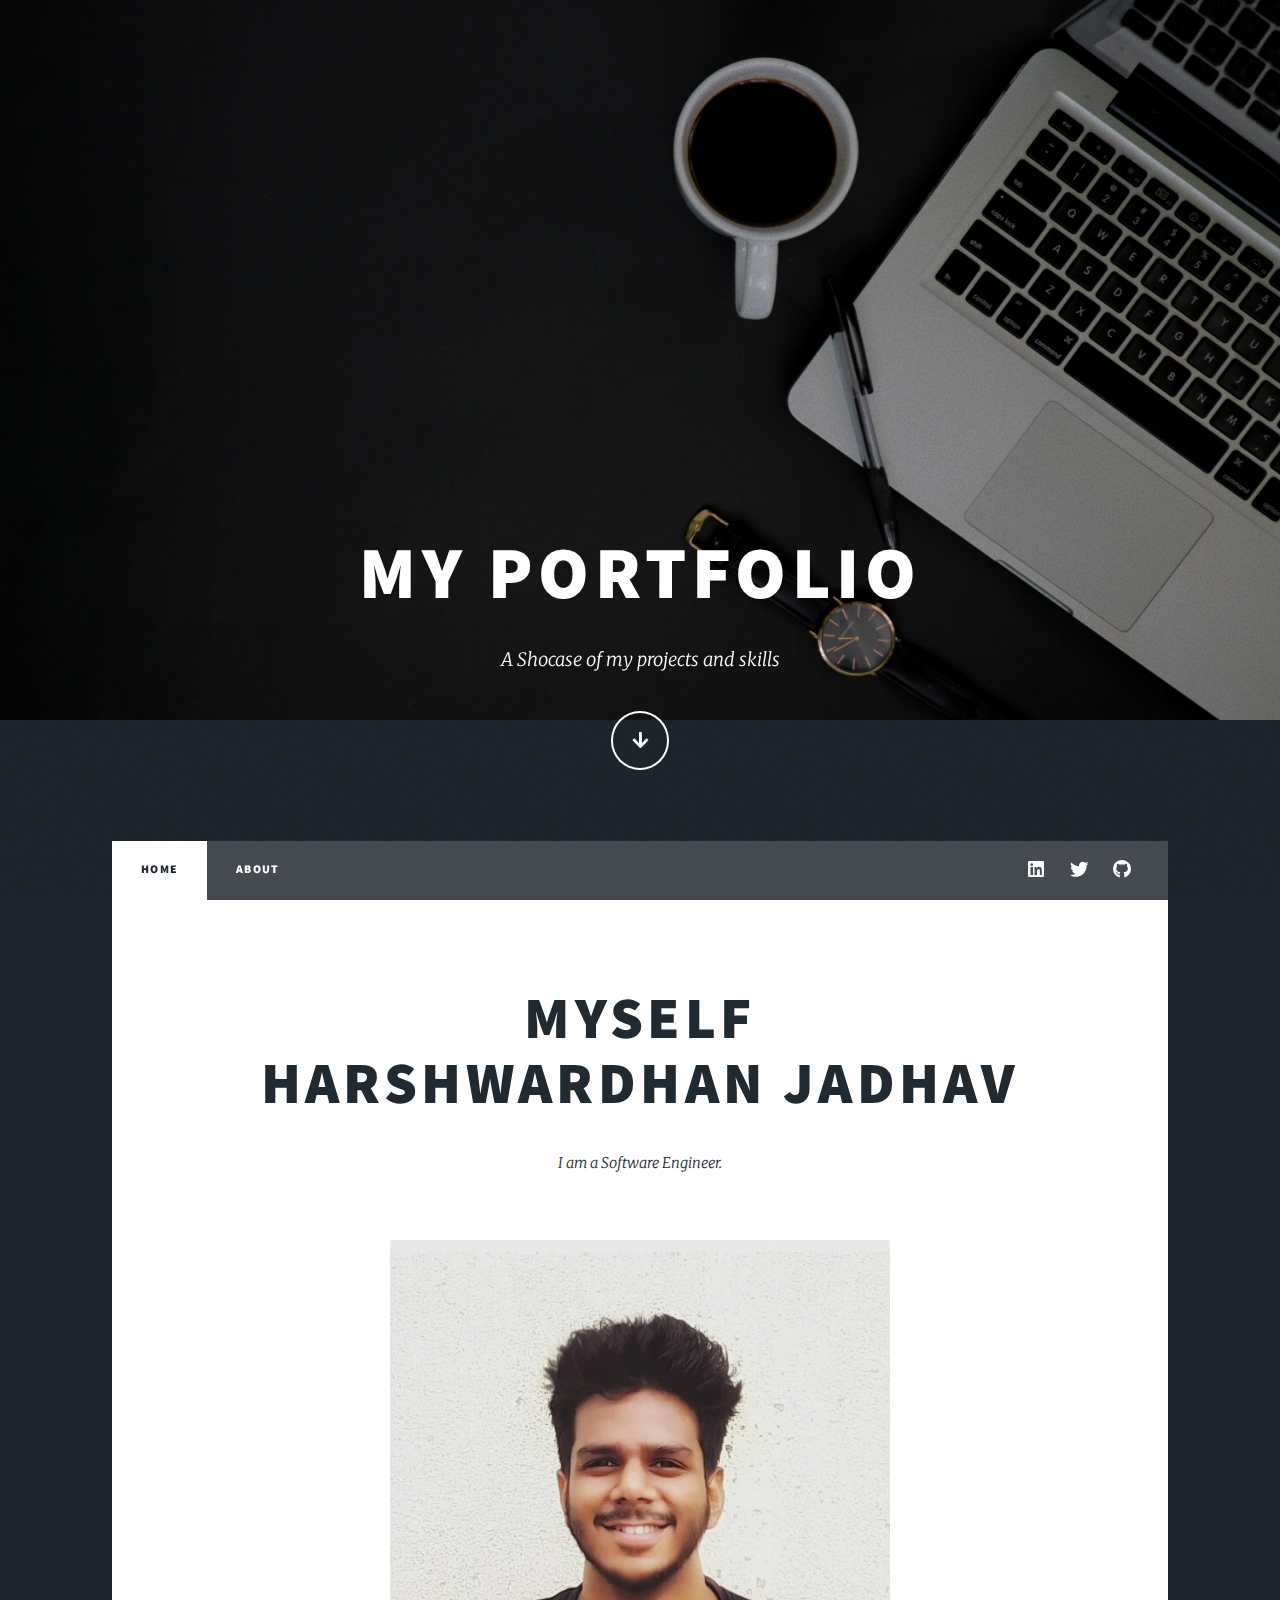
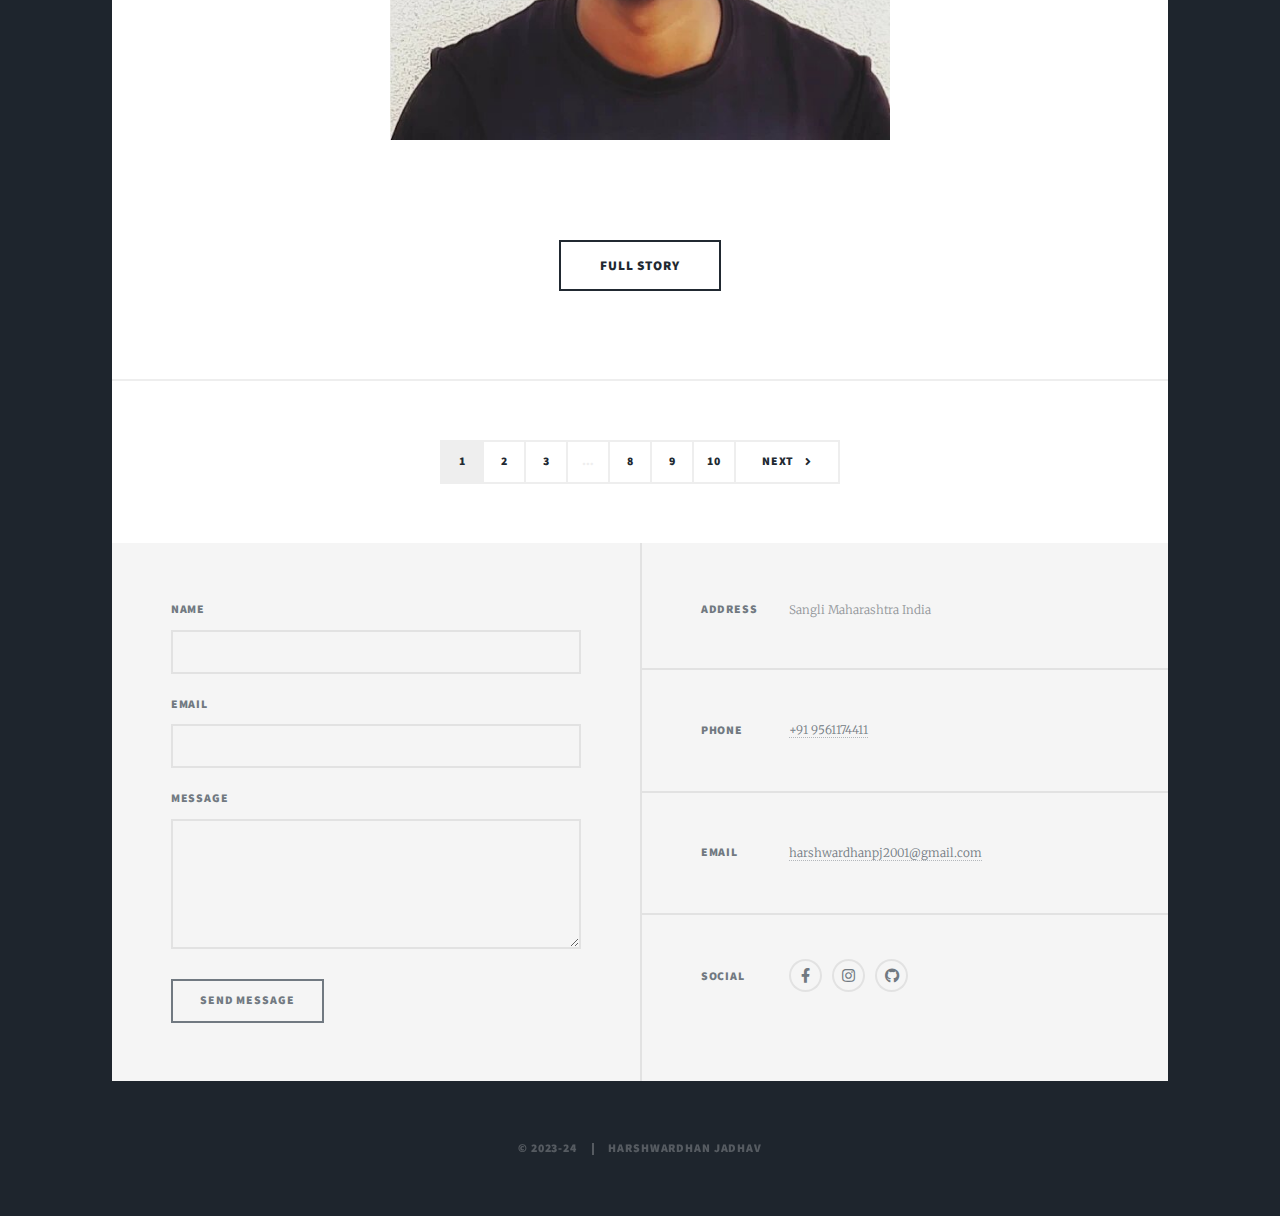
<file: index.html>
<!DOCTYPE HTML>
<!--
	Massively by HTML5 UP
	html5up.net | @ajlkn
	Free for personal and commercial use under the CCA 3.0 license (html5up.net/license)
-->
<html>
	<head>
		<title>Harshwardhan Jadhav</title>
		<meta charset="utf-8" />
		<meta name="viewport" content="width=device-width, initial-scale=1, user-scalable=no" />
		<link rel="stylesheet" href="assets/css/main.css" />
		<noscript><link rel="stylesheet" href="assets/css/noscript.css" /></noscript>
	</head>
	<body class="is-preload">

		<!-- Wrapper -->
			<div id="wrapper" class="fade-in">

				<!-- Intro -->
					<div id="intro">
						<h1> My Portfolio</h1>
						<p>A Shocase of my projects and skills</p>
						<ul class="actions">
							<li><a href="#header" class="button icon solid solo fa-arrow-down scrolly">Continue</a></li>
						</ul>
					</div>

				<!-- Header -->
					<header id="header">
						<a href="index.html" class="logo">Portfolio</a>
					</header>

				<!-- Nav -->
					<nav id="nav">
						<ul class="links">
							<li class="active"><a href="index.html">Home</a></li>
							<li><a href="generic.html">About</a></li>
							<!-- <li><a href="elements.html">Elements Reference</a></li> -->
						</ul>
						<ul class="icons">
							<li><a href="https://www.linkedin.com/in/harshwardhanpj/" class="icon brands fa-linkedin"><span class="label">fa-linkedin</span></a></li>
							<li><a href="#" class="icon brands fa-twitter"><span class="label">Twitter</span></a></li>
							<li><a href="https://github.com/Harshwardhanpjadhav" class="icon brands fa-github"><span class="label">GitHub</span></a></li>
						</ul>
					</nav>

				<!-- Main -->
					<div id="main">

						<!-- Featured Post -->
							<article class="post featured">
								<header class="major">
								
									<h2><a href="#">Myself<br />
									Harshwardhan Jadhav</a></h2>
									<p>I am a Software Engineer.</p>
								</header>
								<a href="#" class="image main"><img src="images/pic01.jpg" alt="" /></a>
								<ul class="actions special">
									<li><a href="#" class="button large">Full Story</a></li>
								</ul>
							</article>

						<!-- Posts -->
							<!-- <section class="posts">
								<article>
									<header>
										<span class="date">April 24, 2017</span>
										<h2><a href="#">Sed magna<br />
										ipsum faucibus</a></h2>
									</header>
									<a href="#" class="image fit"><img src="images/pic02.jpg" alt="" /></a>
									<p>Donec eget ex magna. Interdum et malesuada fames ac ante ipsum primis in faucibus. Pellentesque venenatis dolor imperdiet dolor mattis sagittis magna etiam.</p>
									<ul class="actions special">
										<li><a href="#" class="button">Full Story</a></li>
									</ul>
								</article>
								
							</section> -->

						<!-- Footer -->
							<footer>
								<div class="pagination">
									<!--<a href="#" class="previous">Prev</a>-->
									<a href="#" class="page active">1</a>
									<a href="#" class="page">2</a>
									<a href="#" class="page">3</a>
									<span class="extra">&hellip;</span>
									<a href="#" class="page">8</a>
									<a href="#" class="page">9</a>
									<a href="#" class="page">10</a>
									<a href="#" class="next">Next</a>
								</div>
							</footer>

					</div>

				<!-- Footer -->
					<footer id="footer">
						<section>
							<form method="post" action="#">
								<div class="fields">
									<div class="field">
										<label for="name">Name</label>
										<input type="text" name="name" id="name" />
									</div>
									<div class="field">
										<label for="email">Email</label>
										<input type="text" name="email" id="email" />
									</div>
									<div class="field">
										<label for="message">Message</label>
										<textarea name="message" id="message" rows="3"></textarea>
									</div>
								</div>
								<ul class="actions">
									<li><input type="submit" value="Send Message" /></li>
								</ul>
							</form>
						</section>
						<section class="split contact">
							<section class="alt">
								<h3>Address</h3>
								<p>Sangli Maharashtra India</p>
							</section>
							<section>
								<h3>Phone</h3>
								<p><a href="#">+91 9561174411</a></p>
							</section>
							<section>
								<h3>Email</h3>
								<p><a href="#">harshwardhanpj2001@gmail.com</a></p>
							</section>
							<section>
								<h3>Social</h3>
								<ul class="icons alt">
									<li><a href="#" class="icon brands alt fa-facebook-f"><span class="label">Facebook</span></a></li>
									<li><a href="#" class="icon brands alt fa-instagram"><span class="label">Instagram</span></a></li>
									<li><a href="#" class="icon brands alt fa-github"><span class="label">GitHub</span></a></li>
								</ul>
							</section>
						</section>
					</footer>

				<!-- Copyright -->
					<div id="copyright">
						<ul><li>&copy; 2023-24</li><li>Harshwardhan Jadhav</a></li></ul>
					</div>

			</div>

		<!-- Scripts -->
			<script src="assets/js/jquery.min.js"></script>
			<script src="assets/js/jquery.scrollex.min.js"></script>
			<script src="assets/js/jquery.scrolly.min.js"></script>
			<script src="assets/js/browser.min.js"></script>
			<script src="assets/js/breakpoints.min.js"></script>
			<script src="assets/js/util.js"></script>
			<script src="assets/js/main.js"></script>

	</body>
</html>
</file>
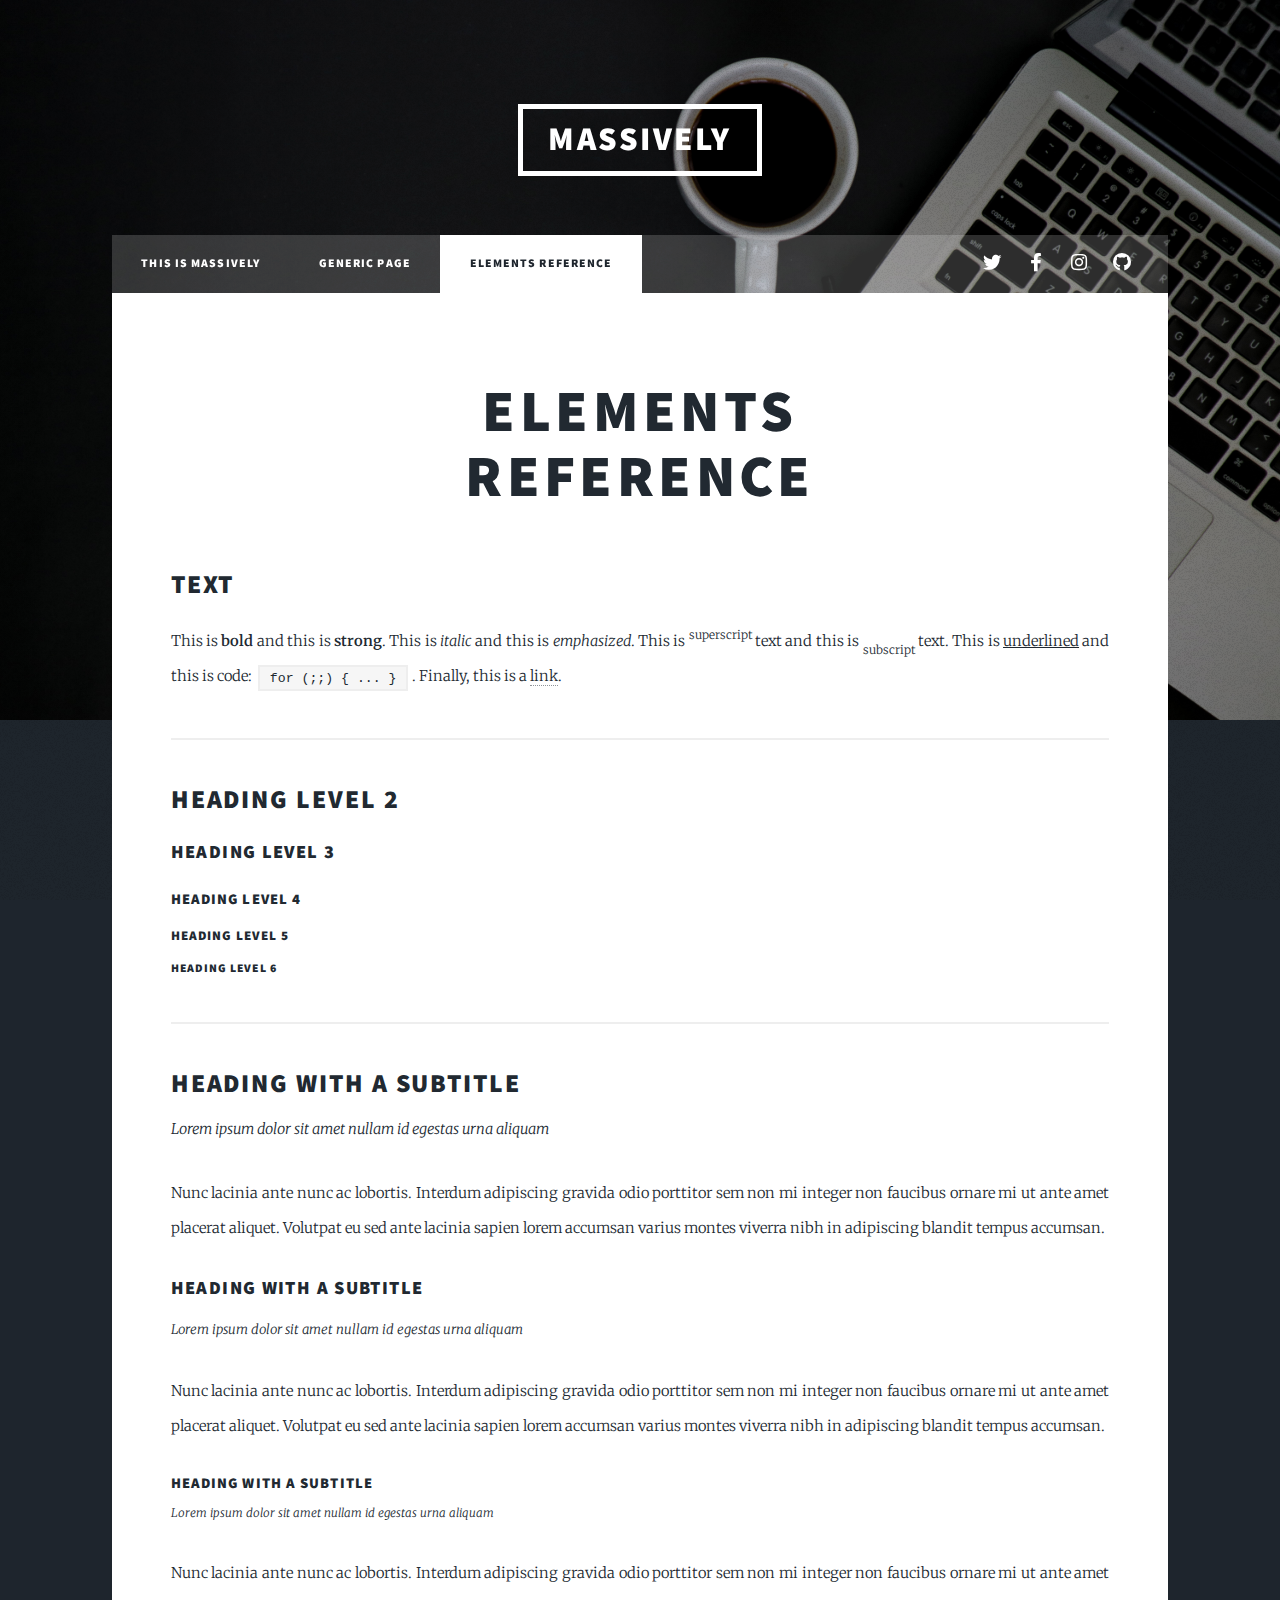
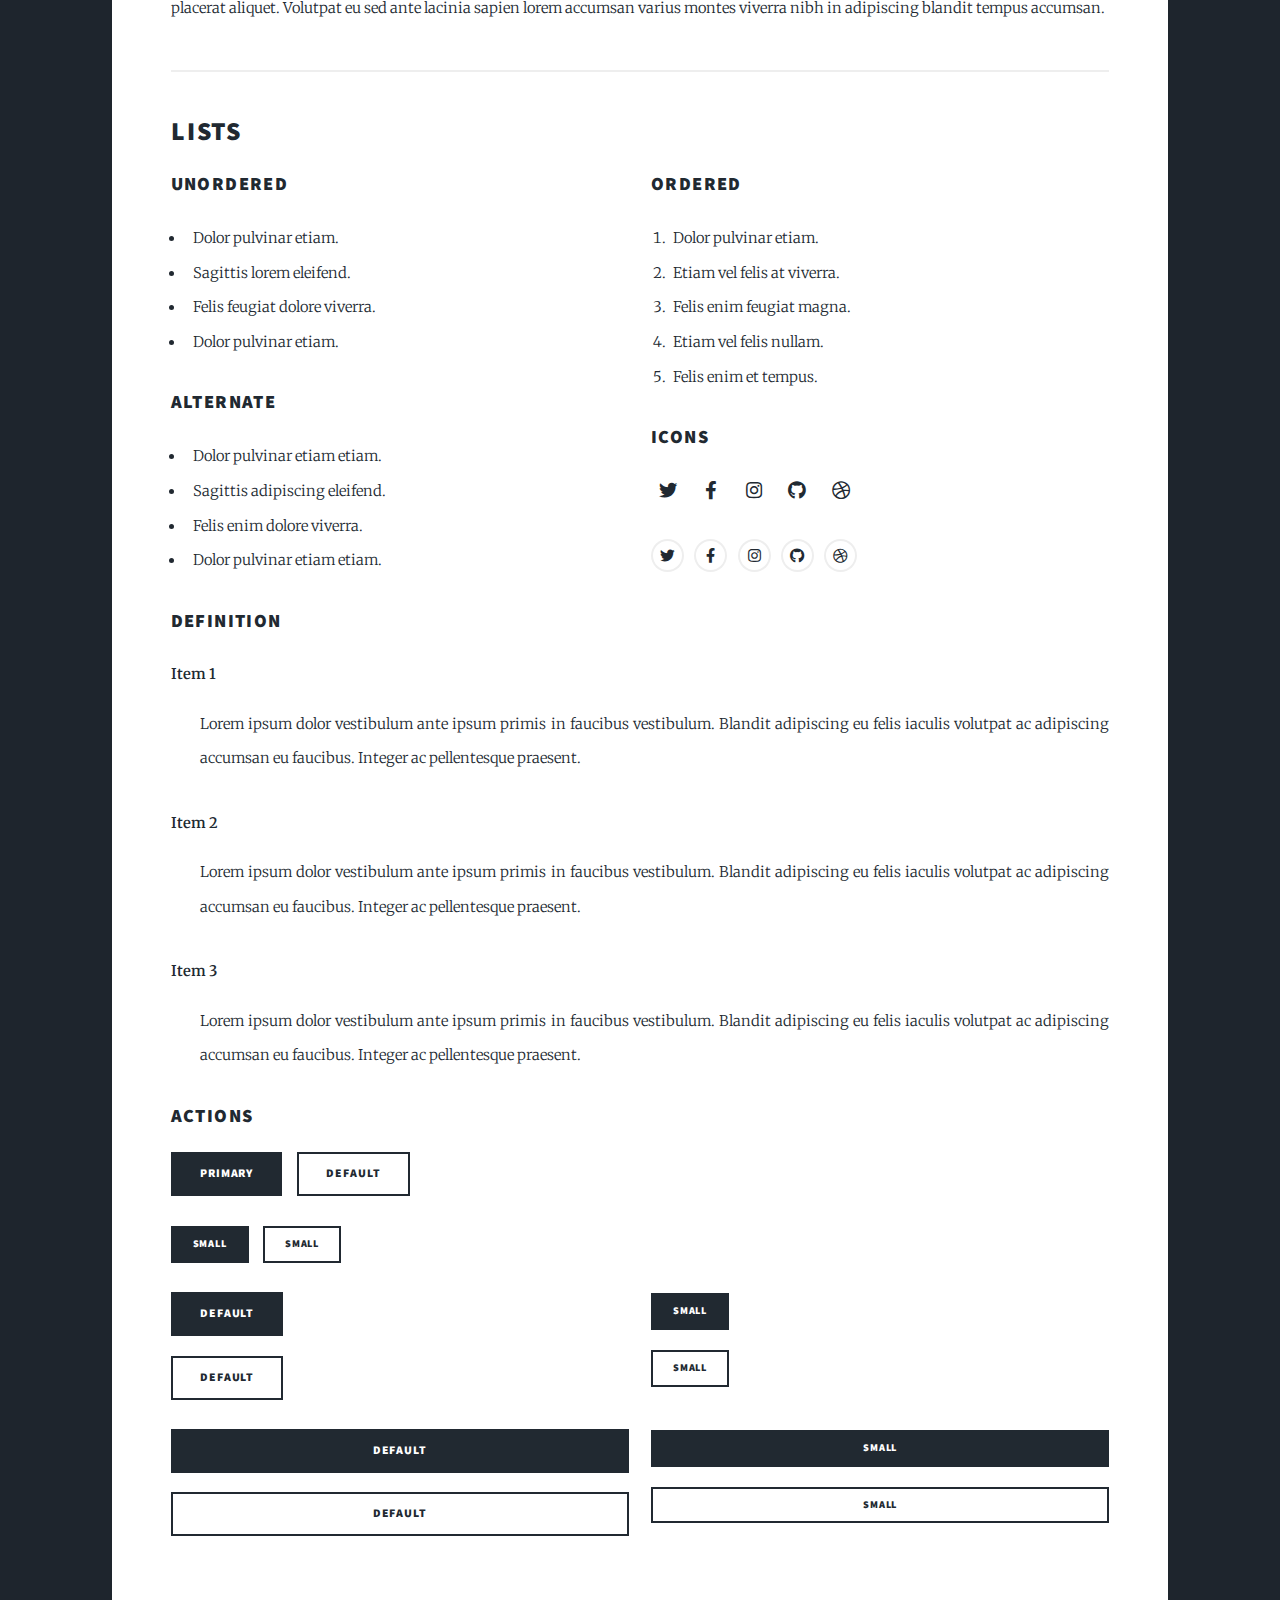
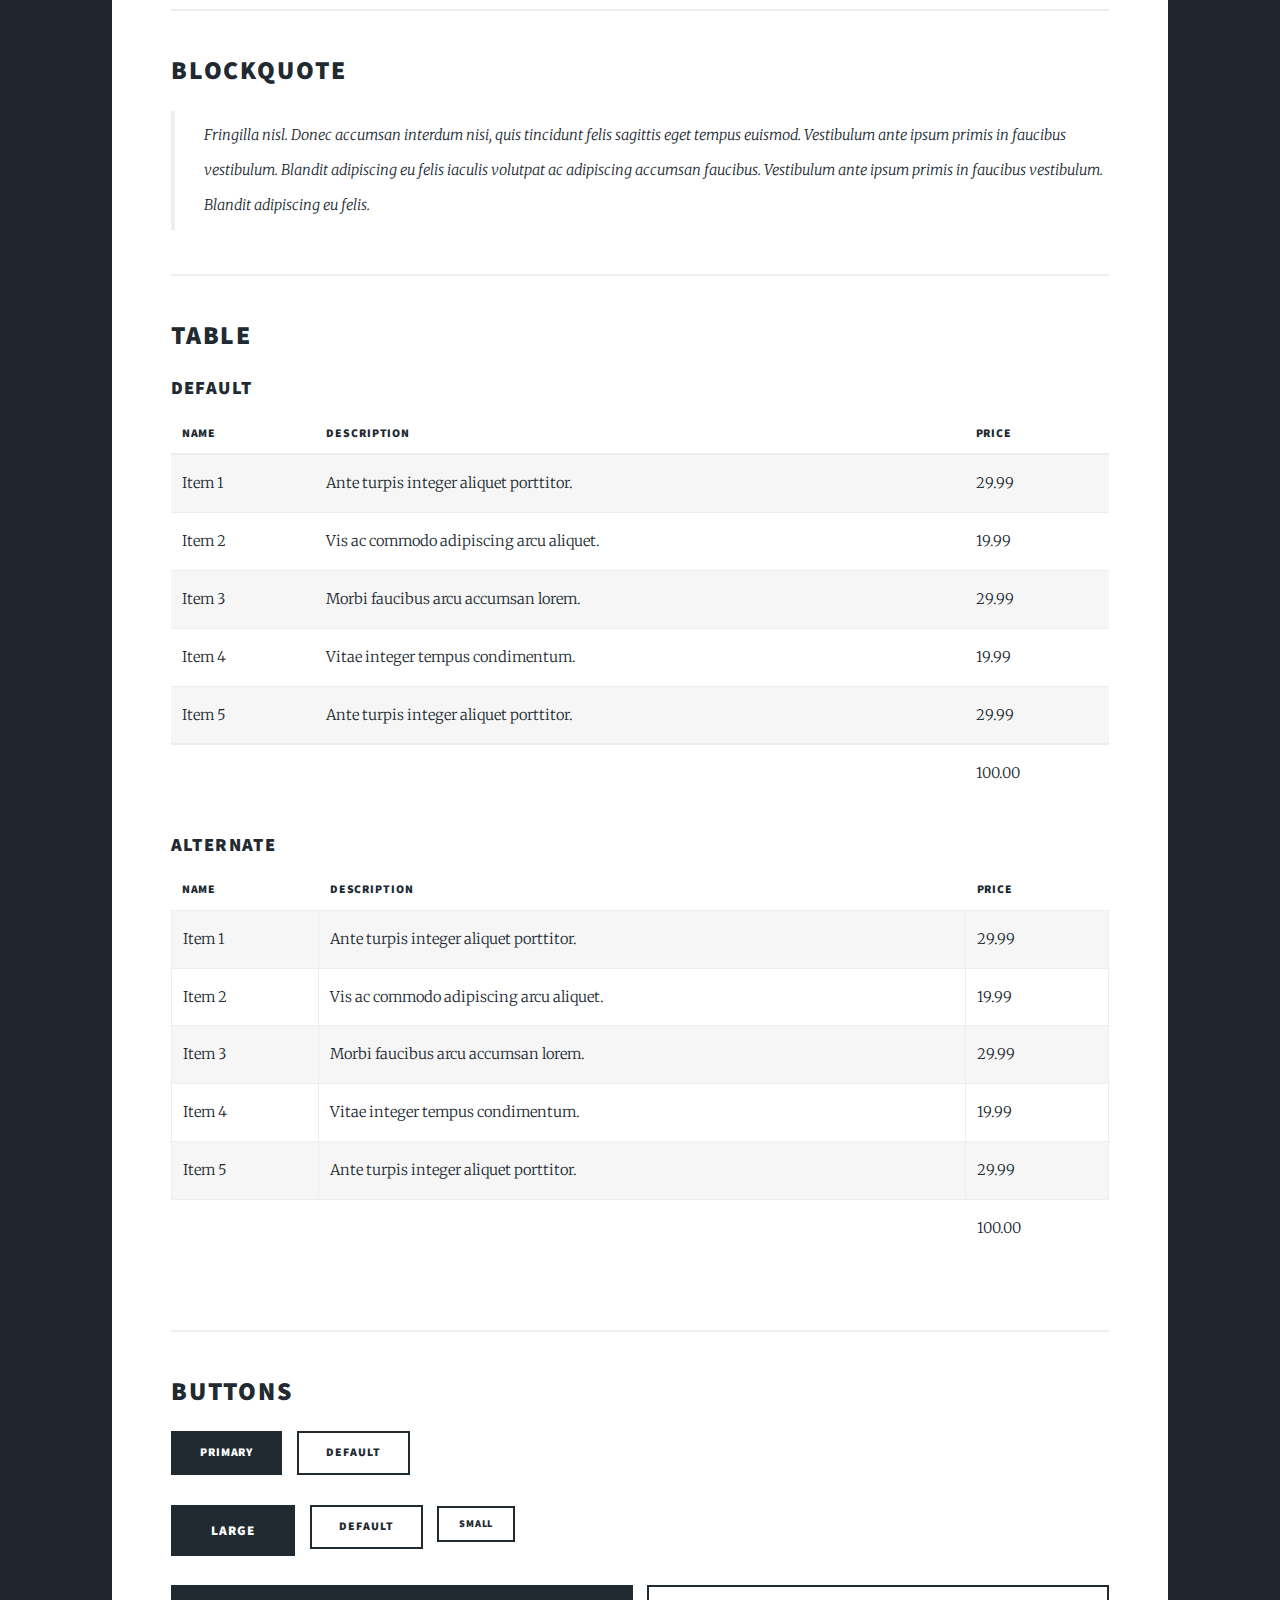
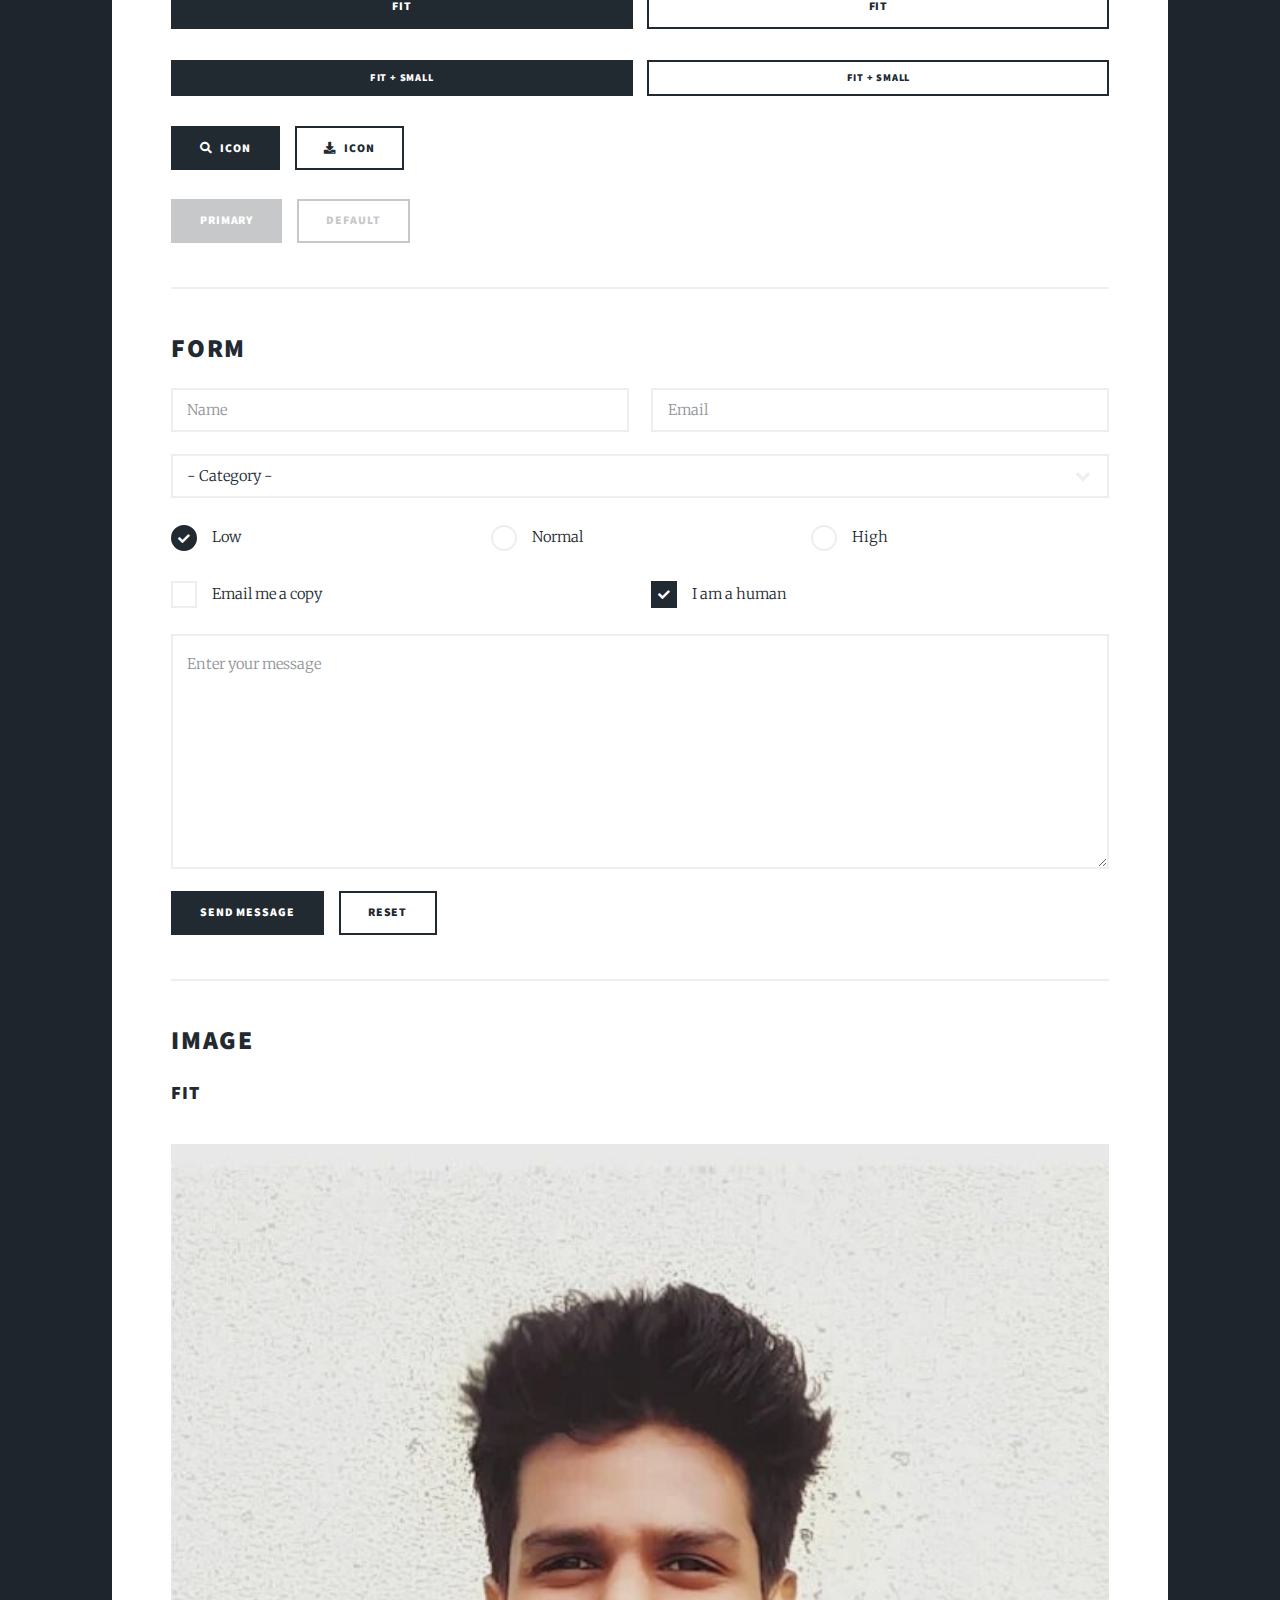
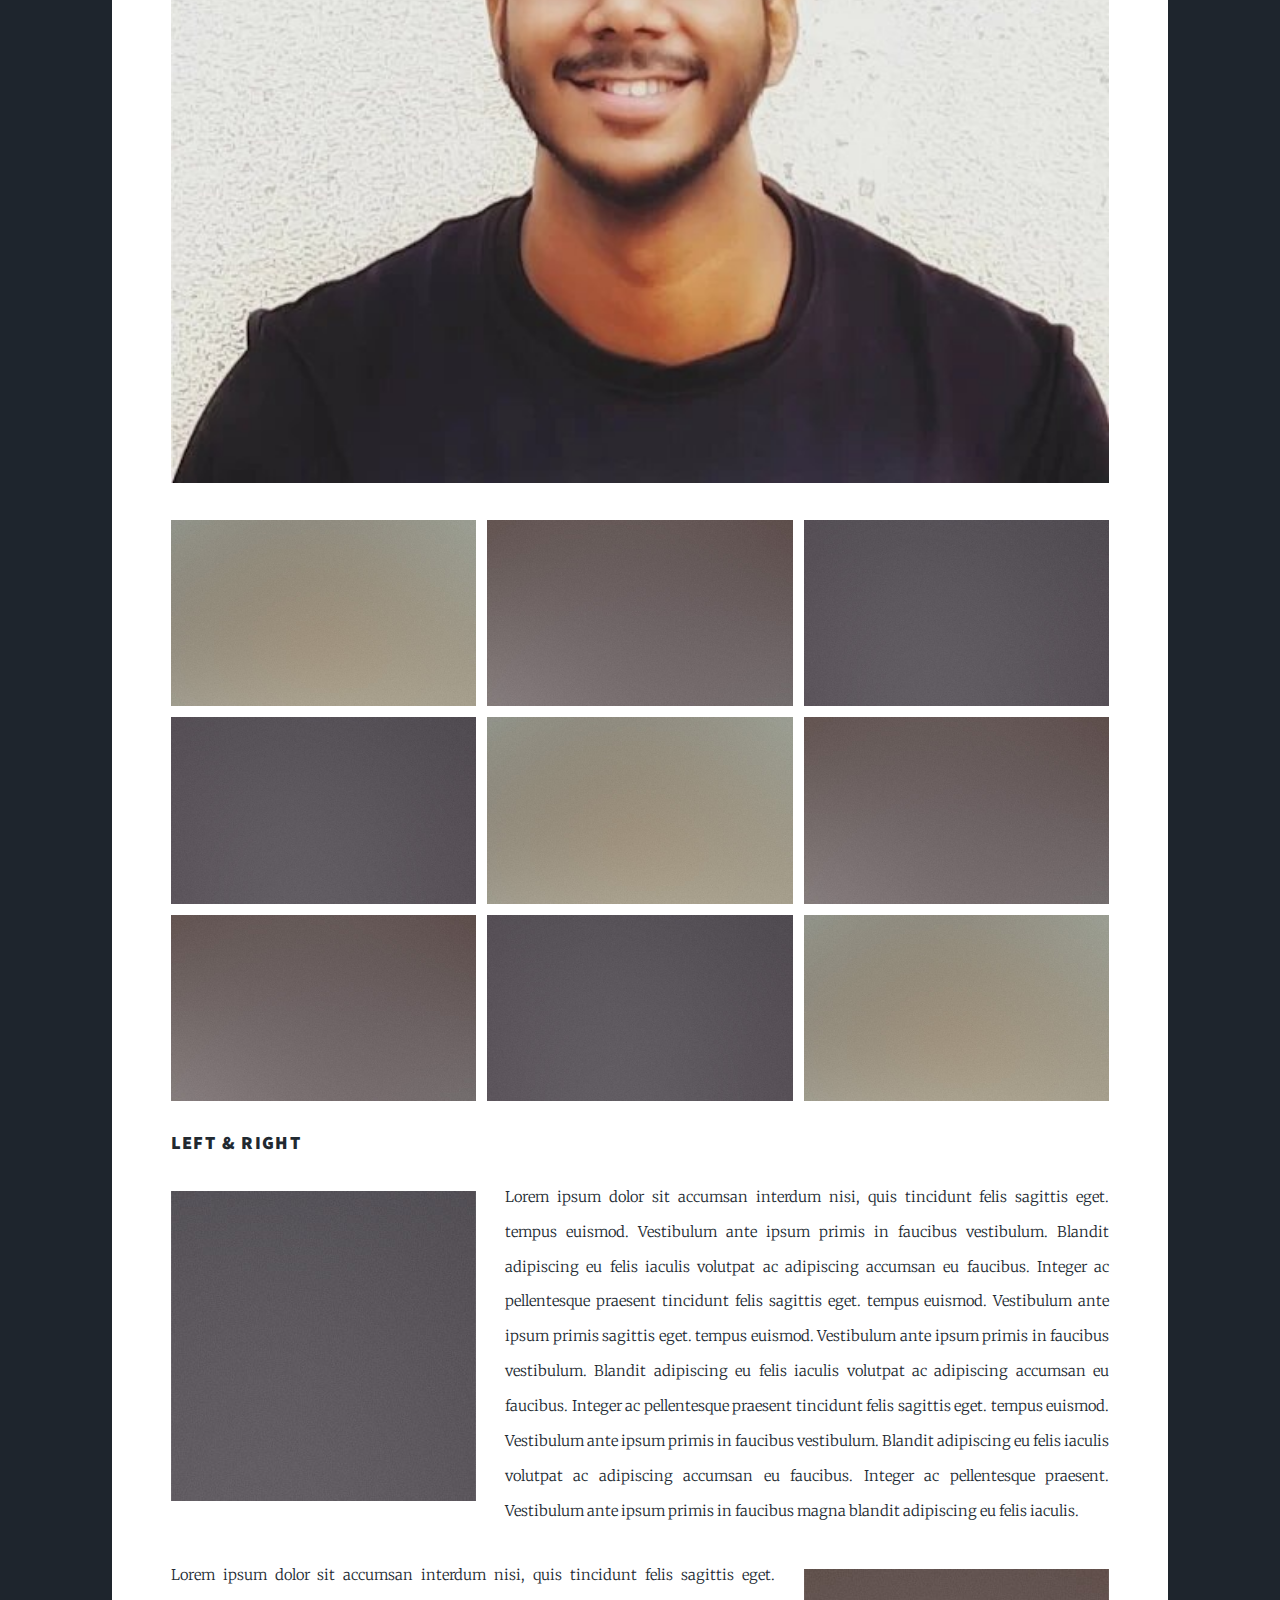
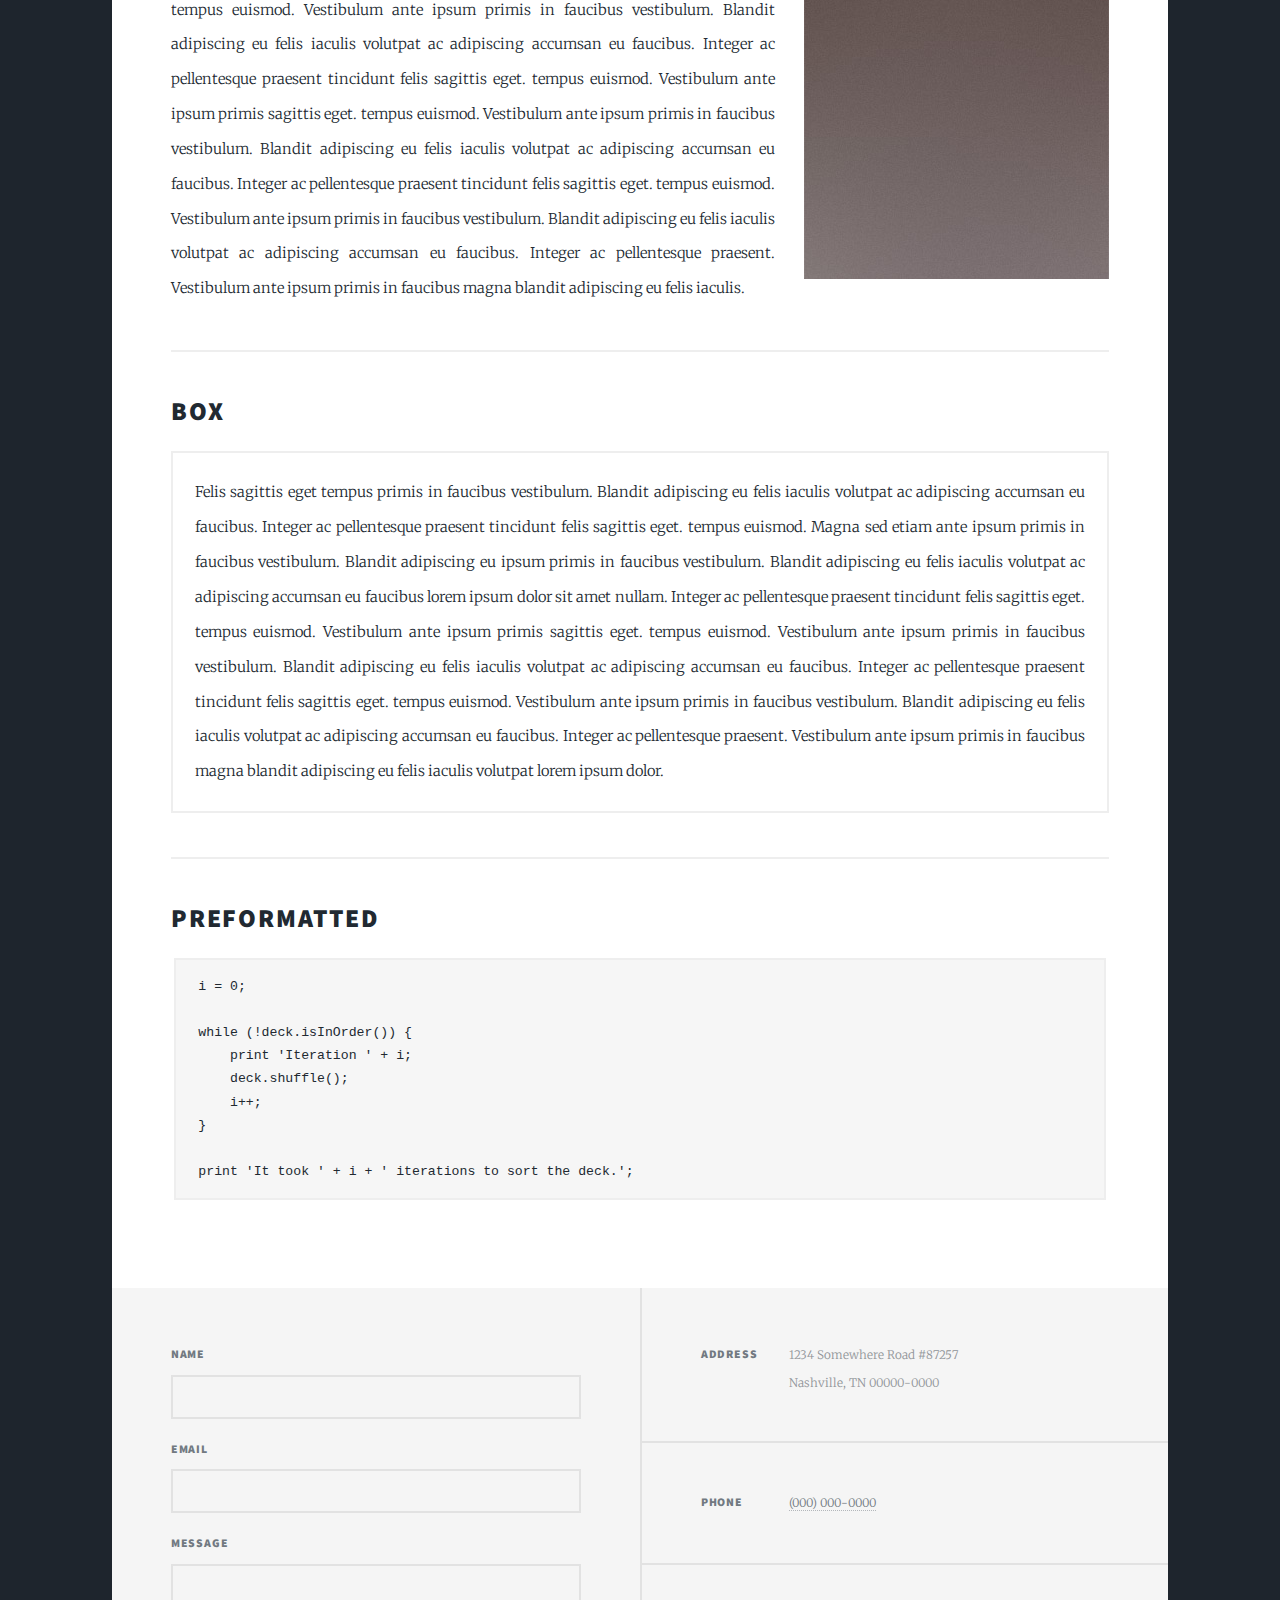
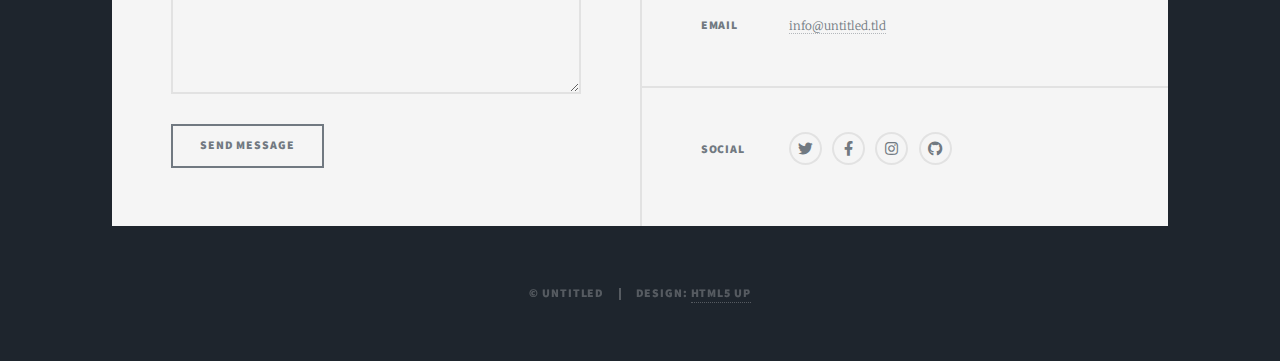
<file: elements.html>
<!DOCTYPE HTML>
<!--
	Massively by HTML5 UP
	html5up.net | @ajlkn
	Free for personal and commercial use under the CCA 3.0 license (html5up.net/license)
-->
<html>
	<head>
		<title>Elements Reference - Massively by HTML5 UP</title>
		<meta charset="utf-8" />
		<meta name="viewport" content="width=device-width, initial-scale=1, user-scalable=no" />
		<link rel="stylesheet" href="assets/css/main.css" />
		<noscript><link rel="stylesheet" href="assets/css/noscript.css" /></noscript>
	</head>
	<body class="is-preload">

		<!-- Wrapper -->
			<div id="wrapper">

				<!-- Header -->
					<header id="header">
						<a href="index.html" class="logo">Massively</a>
					</header>

				<!-- Nav -->
					<nav id="nav">
						<ul class="links">
							<li><a href="index.html">This is Massively</a></li>
							<li><a href="generic.html">Generic Page</a></li>
							<li class="active"><a href="elements.html">Elements Reference</a></li>
						</ul>
						<ul class="icons">
							<li><a href="#" class="icon brands fa-twitter"><span class="label">Twitter</span></a></li>
							<li><a href="#" class="icon brands fa-facebook-f"><span class="label">Facebook</span></a></li>
							<li><a href="#" class="icon brands fa-instagram"><span class="label">Instagram</span></a></li>
							<li><a href="#" class="icon brands fa-github"><span class="label">GitHub</span></a></li>
						</ul>
					</nav>

				<!-- Main -->
					<div id="main">

						<!-- Post -->
							<section class="post">
								<header class="major">
									<h1>Elements<br />
									Reference</h1>
								</header>

								<!-- Text stuff -->
									<h2>Text</h2>
									<p>This is <b>bold</b> and this is <strong>strong</strong>. This is <i>italic</i> and this is <em>emphasized</em>.
									This is <sup>superscript</sup> text and this is <sub>subscript</sub> text.
									This is <u>underlined</u> and this is code: <code>for (;;) { ... }</code>.
									Finally, this is a <a href="#">link</a>.</p>
									<hr />
									<h2>Heading Level 2</h2>
									<h3>Heading Level 3</h3>
									<h4>Heading Level 4</h4>
									<h5>Heading Level 5</h5>
									<h6>Heading Level 6</h6>
									<hr />
									<header>
										<h2>Heading with a Subtitle</h2>
										<p>Lorem ipsum dolor sit amet nullam id egestas urna aliquam</p>
									</header>
									<p>Nunc lacinia ante nunc ac lobortis. Interdum adipiscing gravida odio porttitor sem non mi integer non faucibus ornare mi ut ante amet placerat aliquet. Volutpat eu sed ante lacinia sapien lorem accumsan varius montes viverra nibh in adipiscing blandit tempus accumsan.</p>
									<header>
										<h3>Heading with a Subtitle</h3>
										<p>Lorem ipsum dolor sit amet nullam id egestas urna aliquam</p>
									</header>
									<p>Nunc lacinia ante nunc ac lobortis. Interdum adipiscing gravida odio porttitor sem non mi integer non faucibus ornare mi ut ante amet placerat aliquet. Volutpat eu sed ante lacinia sapien lorem accumsan varius montes viverra nibh in adipiscing blandit tempus accumsan.</p>
									<header>
										<h4>Heading with a Subtitle</h4>
										<p>Lorem ipsum dolor sit amet nullam id egestas urna aliquam</p>
									</header>
									<p>Nunc lacinia ante nunc ac lobortis. Interdum adipiscing gravida odio porttitor sem non mi integer non faucibus ornare mi ut ante amet placerat aliquet. Volutpat eu sed ante lacinia sapien lorem accumsan varius montes viverra nibh in adipiscing blandit tempus accumsan.</p>

									<hr />

								<!-- Lists -->
									<h2>Lists</h2>
									<div class="row">
										<div class="col-6 col-12-small">

											<h3>Unordered</h3>
											<ul>
												<li>Dolor pulvinar etiam.</li>
												<li>Sagittis lorem eleifend.</li>
												<li>Felis feugiat dolore viverra.</li>
												<li>Dolor pulvinar etiam.</li>
											</ul>

											<h3>Alternate</h3>
											<ul class="alt">
												<li>Dolor pulvinar etiam etiam.</li>
												<li>Sagittis adipiscing eleifend.</li>
												<li>Felis enim dolore viverra.</li>
												<li>Dolor pulvinar etiam etiam.</li>
											</ul>

										</div>
										<div class="col-6 col-12-small">

											<h3>Ordered</h3>
											<ol>
												<li>Dolor pulvinar etiam.</li>
												<li>Etiam vel felis at viverra.</li>
												<li>Felis enim feugiat magna.</li>
												<li>Etiam vel felis nullam.</li>
												<li>Felis enim et tempus.</li>
											</ol>

											<h3>Icons</h3>
											<ul class="icons">
												<li><a href="#" class="icon brands fa-twitter"><span class="label">Twitter</span></a></li>
												<li><a href="#" class="icon brands fa-facebook-f"><span class="label">Facebook</span></a></li>
												<li><a href="#" class="icon brands fa-instagram"><span class="label">Instagram</span></a></li>
												<li><a href="#" class="icon brands fa-github"><span class="label">Github</span></a></li>
												<li><a href="#" class="icon brands fa-dribbble"><span class="label">Dribbble</span></a></li>
											</ul>
											<ul class="icons alt">
												<li><a href="#" class="icon brands alt fa-twitter"><span class="label">Twitter</span></a></li>
												<li><a href="#" class="icon brands alt fa-facebook-f"><span class="label">Facebook</span></a></li>
												<li><a href="#" class="icon brands alt fa-instagram"><span class="label">Instagram</span></a></li>
												<li><a href="#" class="icon brands alt fa-github"><span class="label">Github</span></a></li>
												<li><a href="#" class="icon brands alt fa-dribbble"><span class="label">Dribbble</span></a></li>
											</ul>

										</div>
									</div>
									<h3>Definition</h3>
									<dl>
										<dt>Item 1</dt>
										<dd>
											<p>Lorem ipsum dolor vestibulum ante ipsum primis in faucibus vestibulum. Blandit adipiscing eu felis iaculis volutpat ac adipiscing accumsan eu faucibus. Integer ac pellentesque praesent.</p>
										</dd>
										<dt>Item 2</dt>
										<dd>
											<p>Lorem ipsum dolor vestibulum ante ipsum primis in faucibus vestibulum. Blandit adipiscing eu felis iaculis volutpat ac adipiscing accumsan eu faucibus. Integer ac pellentesque praesent.</p>
										</dd>
										<dt>Item 3</dt>
										<dd>
											<p>Lorem ipsum dolor vestibulum ante ipsum primis in faucibus vestibulum. Blandit adipiscing eu felis iaculis volutpat ac adipiscing accumsan eu faucibus. Integer ac pellentesque praesent.</p>
										</dd>
									</dl>

									<h3>Actions</h3>
									<ul class="actions">
										<li><a href="#" class="button primary">Primary</a></li>
										<li><a href="#" class="button">Default</a></li>
									</ul>
									<ul class="actions small">
										<li><a href="#" class="button primary small">Small</a></li>
										<li><a href="#" class="button small">Small</a></li>
									</ul>
									<div class="row">
										<div class="col-6 col-12-small">
											<ul class="actions stacked">
												<li><a href="#" class="button primary">Default</a></li>
												<li><a href="#" class="button">Default</a></li>
											</ul>
										</div>
										<div class="col-6 col-12-small">
											<ul class="actions stacked">
												<li><a href="#" class="button primary small">Small</a></li>
												<li><a href="#" class="button small">Small</a></li>
											</ul>
										</div>
									</div>
									<div class="row">
										<div class="col-6 col-12-small">
											<ul class="actions stacked">
												<li><a href="#" class="button primary fit">Default</a></li>
												<li><a href="#" class="button fit">Default</a></li>
											</ul>
										</div>
										<div class="col-6 col-12-small">
											<ul class="actions stacked">
												<li><a href="#" class="button primary small fit">Small</a></li>
												<li><a href="#" class="button small fit">Small</a></li>
											</ul>
										</div>
									</div>

									<hr />

								<!-- Blockquote -->
									<h2>Blockquote</h2>
									<blockquote>Fringilla nisl. Donec accumsan interdum nisi, quis tincidunt felis sagittis eget tempus euismod. Vestibulum ante ipsum primis in faucibus vestibulum. Blandit adipiscing eu felis iaculis volutpat ac adipiscing accumsan faucibus. Vestibulum ante ipsum primis in faucibus vestibulum. Blandit adipiscing eu felis.</blockquote>

									<hr />

								<!-- Table -->
									<h2>Table</h2>

									<h3>Default</h3>
									<div class="table-wrapper">
										<table>
											<thead>
												<tr>
													<th>Name</th>
													<th>Description</th>
													<th>Price</th>
												</tr>
											</thead>
											<tbody>
												<tr>
													<td>Item 1</td>
													<td>Ante turpis integer aliquet porttitor.</td>
													<td>29.99</td>
												</tr>
												<tr>
													<td>Item 2</td>
													<td>Vis ac commodo adipiscing arcu aliquet.</td>
													<td>19.99</td>
												</tr>
												<tr>
													<td>Item 3</td>
													<td> Morbi faucibus arcu accumsan lorem.</td>
													<td>29.99</td>
												</tr>
												<tr>
													<td>Item 4</td>
													<td>Vitae integer tempus condimentum.</td>
													<td>19.99</td>
												</tr>
												<tr>
													<td>Item 5</td>
													<td>Ante turpis integer aliquet porttitor.</td>
													<td>29.99</td>
												</tr>
											</tbody>
											<tfoot>
												<tr>
													<td colspan="2"></td>
													<td>100.00</td>
												</tr>
											</tfoot>
										</table>
									</div>

									<h3>Alternate</h3>
									<div class="table-wrapper">
										<table class="alt">
											<thead>
												<tr>
													<th>Name</th>
													<th>Description</th>
													<th>Price</th>
												</tr>
											</thead>
											<tbody>
												<tr>
													<td>Item 1</td>
													<td>Ante turpis integer aliquet porttitor.</td>
													<td>29.99</td>
												</tr>
												<tr>
													<td>Item 2</td>
													<td>Vis ac commodo adipiscing arcu aliquet.</td>
													<td>19.99</td>
												</tr>
												<tr>
													<td>Item 3</td>
													<td> Morbi faucibus arcu accumsan lorem.</td>
													<td>29.99</td>
												</tr>
												<tr>
													<td>Item 4</td>
													<td>Vitae integer tempus condimentum.</td>
													<td>19.99</td>
												</tr>
												<tr>
													<td>Item 5</td>
													<td>Ante turpis integer aliquet porttitor.</td>
													<td>29.99</td>
												</tr>
											</tbody>
											<tfoot>
												<tr>
													<td colspan="2"></td>
													<td>100.00</td>
												</tr>
											</tfoot>
										</table>
									</div>

									<hr />

								<!-- Buttons -->
									<h2>Buttons</h2>
									<ul class="actions">
										<li><a href="#" class="button primary">Primary</a></li>
										<li><a href="#" class="button">Default</a></li>
									</ul>
									<ul class="actions">
										<li><a href="#" class="button primary large">Large</a></li>
										<li><a href="#" class="button">Default</a></li>
										<li><a href="#" class="button small">Small</a></li>
									</ul>
									<ul class="actions fit">
										<li><a href="#" class="button primary fit">Fit</a></li>
										<li><a href="#" class="button fit">Fit</a></li>
									</ul>
									<ul class="actions fit small">
										<li><a href="#" class="button primary fit small">Fit + Small</a></li>
										<li><a href="#" class="button fit small">Fit + Small</a></li>
									</ul>
									<ul class="actions">
										<li><a href="#" class="button primary icon solid fa-search">Icon</a></li>
										<li><a href="#" class="button icon solid fa-download">Icon</a></li>
									</ul>
									<ul class="actions">
										<li><span class="button primary disabled">Primary</span></li>
										<li><span class="button disabled">Default</span></li>
									</ul>

									<hr />

								<!-- Form -->
									<h2>Form</h2>

									<form method="post" action="#">
										<div class="row gtr-uniform">
											<div class="col-6 col-12-xsmall">
												<input type="text" name="demo-name" id="demo-name" value="" placeholder="Name" />
											</div>
											<div class="col-6 col-12-xsmall">
												<input type="email" name="demo-email" id="demo-email" value="" placeholder="Email" />
											</div>
											<!-- Break -->
											<div class="col-12">
												<select name="demo-category" id="demo-category">
													<option value="">- Category -</option>
													<option value="1">Manufacturing</option>
													<option value="1">Shipping</option>
													<option value="1">Administration</option>
													<option value="1">Human Resources</option>
												</select>
											</div>
											<!-- Break -->
											<div class="col-4 col-12-small">
												<input type="radio" id="demo-priority-low" name="demo-priority" checked>
												<label for="demo-priority-low">Low</label>
											</div>
											<div class="col-4 col-12-small">
												<input type="radio" id="demo-priority-normal" name="demo-priority">
												<label for="demo-priority-normal">Normal</label>
											</div>
											<div class="col-4 col-12-small">
												<input type="radio" id="demo-priority-high" name="demo-priority">
												<label for="demo-priority-high">High</label>
											</div>
											<!-- Break -->
											<div class="col-6 col-12-small">
												<input type="checkbox" id="demo-copy" name="demo-copy">
												<label for="demo-copy">Email me a copy</label>
											</div>
											<div class="col-6 col-12-small">
												<input type="checkbox" id="demo-human" name="demo-human" checked>
												<label for="demo-human">I am a human</label>
											</div>
											<!-- Break -->
											<div class="col-12">
												<textarea name="demo-message" id="demo-message" placeholder="Enter your message" rows="6"></textarea>
											</div>
											<!-- Break -->
											<div class="col-12">
												<ul class="actions">
													<li><input type="submit" value="Send Message" class="primary" /></li>
													<li><input type="reset" value="Reset" /></li>
												</ul>
											</div>
										</div>
									</form>

									<hr />

								<!-- Image -->
									<h2>Image</h2>

									<h3>Fit</h3>
									<span class="image fit"><img src="images/pic01.jpg" alt="" /></span>
									<div class="box alt">
										<div class="row gtr-50 gtr-uniform">
											<div class="col-4"><span class="image fit"><img src="images/pic02.jpg" alt="" /></span></div>
											<div class="col-4"><span class="image fit"><img src="images/pic03.jpg" alt="" /></span></div>
											<div class="col-4"><span class="image fit"><img src="images/pic04.jpg" alt="" /></span></div>
											<!-- Break -->
											<div class="col-4"><span class="image fit"><img src="images/pic04.jpg" alt="" /></span></div>
											<div class="col-4"><span class="image fit"><img src="images/pic02.jpg" alt="" /></span></div>
											<div class="col-4"><span class="image fit"><img src="images/pic03.jpg" alt="" /></span></div>
											<!-- Break -->
											<div class="col-4"><span class="image fit"><img src="images/pic03.jpg" alt="" /></span></div>
											<div class="col-4"><span class="image fit"><img src="images/pic04.jpg" alt="" /></span></div>
											<div class="col-4"><span class="image fit"><img src="images/pic02.jpg" alt="" /></span></div>
										</div>
									</div>

									<h3>Left &amp; Right</h3>
									<p><span class="image left"><img src="images/pic08.jpg" alt="" /></span>Lorem ipsum dolor sit accumsan interdum nisi, quis tincidunt felis sagittis eget. tempus euismod. Vestibulum ante ipsum primis in faucibus vestibulum. Blandit adipiscing eu felis iaculis volutpat ac adipiscing accumsan eu faucibus. Integer ac pellentesque praesent tincidunt felis sagittis eget. tempus euismod. Vestibulum ante ipsum primis sagittis eget. tempus euismod. Vestibulum ante ipsum primis in faucibus vestibulum. Blandit adipiscing eu felis iaculis volutpat ac adipiscing accumsan eu faucibus. Integer ac pellentesque praesent tincidunt felis sagittis eget. tempus euismod. Vestibulum ante ipsum primis in faucibus vestibulum. Blandit adipiscing eu felis iaculis volutpat ac adipiscing accumsan eu faucibus. Integer ac pellentesque praesent. Vestibulum ante ipsum primis in faucibus magna blandit adipiscing eu felis iaculis.</p>
									<p><span class="image right"><img src="images/pic09.jpg" alt="" /></span>Lorem ipsum dolor sit accumsan interdum nisi, quis tincidunt felis sagittis eget. tempus euismod. Vestibulum ante ipsum primis in faucibus vestibulum. Blandit adipiscing eu felis iaculis volutpat ac adipiscing accumsan eu faucibus. Integer ac pellentesque praesent tincidunt felis sagittis eget. tempus euismod. Vestibulum ante ipsum primis sagittis eget. tempus euismod. Vestibulum ante ipsum primis in faucibus vestibulum. Blandit adipiscing eu felis iaculis volutpat ac adipiscing accumsan eu faucibus. Integer ac pellentesque praesent tincidunt felis sagittis eget. tempus euismod. Vestibulum ante ipsum primis in faucibus vestibulum. Blandit adipiscing eu felis iaculis volutpat ac adipiscing accumsan eu faucibus. Integer ac pellentesque praesent. Vestibulum ante ipsum primis in faucibus magna blandit adipiscing eu felis iaculis.</p>

									<hr />

								<!-- Box -->
									<h2>Box</h2>
									<div class="box">
										<p>Felis sagittis eget tempus primis in faucibus vestibulum. Blandit adipiscing eu felis iaculis volutpat ac adipiscing accumsan eu faucibus. Integer ac pellentesque praesent tincidunt felis sagittis eget. tempus euismod. Magna sed etiam ante ipsum primis in faucibus vestibulum. Blandit adipiscing eu ipsum primis in faucibus vestibulum. Blandit adipiscing eu felis iaculis volutpat ac adipiscing accumsan eu faucibus lorem ipsum dolor sit amet nullam. Integer ac pellentesque praesent tincidunt felis sagittis eget. tempus euismod. Vestibulum ante ipsum primis sagittis eget. tempus euismod. Vestibulum ante ipsum primis in faucibus vestibulum. Blandit adipiscing eu felis iaculis volutpat ac adipiscing accumsan eu faucibus. Integer ac pellentesque praesent tincidunt felis sagittis eget. tempus euismod. Vestibulum ante ipsum primis in faucibus vestibulum. Blandit adipiscing eu felis iaculis volutpat ac adipiscing accumsan eu faucibus. Integer ac pellentesque praesent. Vestibulum ante ipsum primis in faucibus magna blandit adipiscing eu felis iaculis volutpat lorem ipsum dolor.</p>
									</div>

									<hr />

								<!-- Preformatted Code -->
									<h2>Preformatted</h2>
									<pre><code>i = 0;

while (!deck.isInOrder()) {
    print 'Iteration ' + i;
    deck.shuffle();
    i++;
}

print 'It took ' + i + ' iterations to sort the deck.';
</code></pre>

							</section>

					</div>

				<!-- Footer -->
					<footer id="footer">
						<section>
							<form method="post" action="#">
								<div class="fields">
									<div class="field">
										<label for="name">Name</label>
										<input type="text" name="name" id="name" />
									</div>
									<div class="field">
										<label for="email">Email</label>
										<input type="text" name="email" id="email" />
									</div>
									<div class="field">
										<label for="message">Message</label>
										<textarea name="message" id="message" rows="3"></textarea>
									</div>
								</div>
								<ul class="actions">
									<li><input type="submit" value="Send Message" /></li>
								</ul>
							</form>
						</section>
						<section class="split contact">
							<section class="alt">
								<h3>Address</h3>
								<p>1234 Somewhere Road #87257<br />
								Nashville, TN 00000-0000</p>
							</section>
							<section>
								<h3>Phone</h3>
								<p><a href="#">(000) 000-0000</a></p>
							</section>
							<section>
								<h3>Email</h3>
								<p><a href="#">info@untitled.tld</a></p>
							</section>
							<section>
								<h3>Social</h3>
								<ul class="icons alt">
									<li><a href="#" class="icon brands alt fa-twitter"><span class="label">Twitter</span></a></li>
									<li><a href="#" class="icon brands alt fa-facebook-f"><span class="label">Facebook</span></a></li>
									<li><a href="#" class="icon brands alt fa-instagram"><span class="label">Instagram</span></a></li>
									<li><a href="#" class="icon brands alt fa-github"><span class="label">GitHub</span></a></li>
								</ul>
							</section>
						</section>
					</footer>

				<!-- Copyright -->
					<div id="copyright">
						<ul><li>&copy; Untitled</li><li>Design: <a href="https://html5up.net">HTML5 UP</a></li></ul>
					</div>

			</div>

		<!-- Scripts -->
			<script src="assets/js/jquery.min.js"></script>
			<script src="assets/js/jquery.scrollex.min.js"></script>
			<script src="assets/js/jquery.scrolly.min.js"></script>
			<script src="assets/js/browser.min.js"></script>
			<script src="assets/js/breakpoints.min.js"></script>
			<script src="assets/js/util.js"></script>
			<script src="assets/js/main.js"></script>

	</body>
</html>
</file>
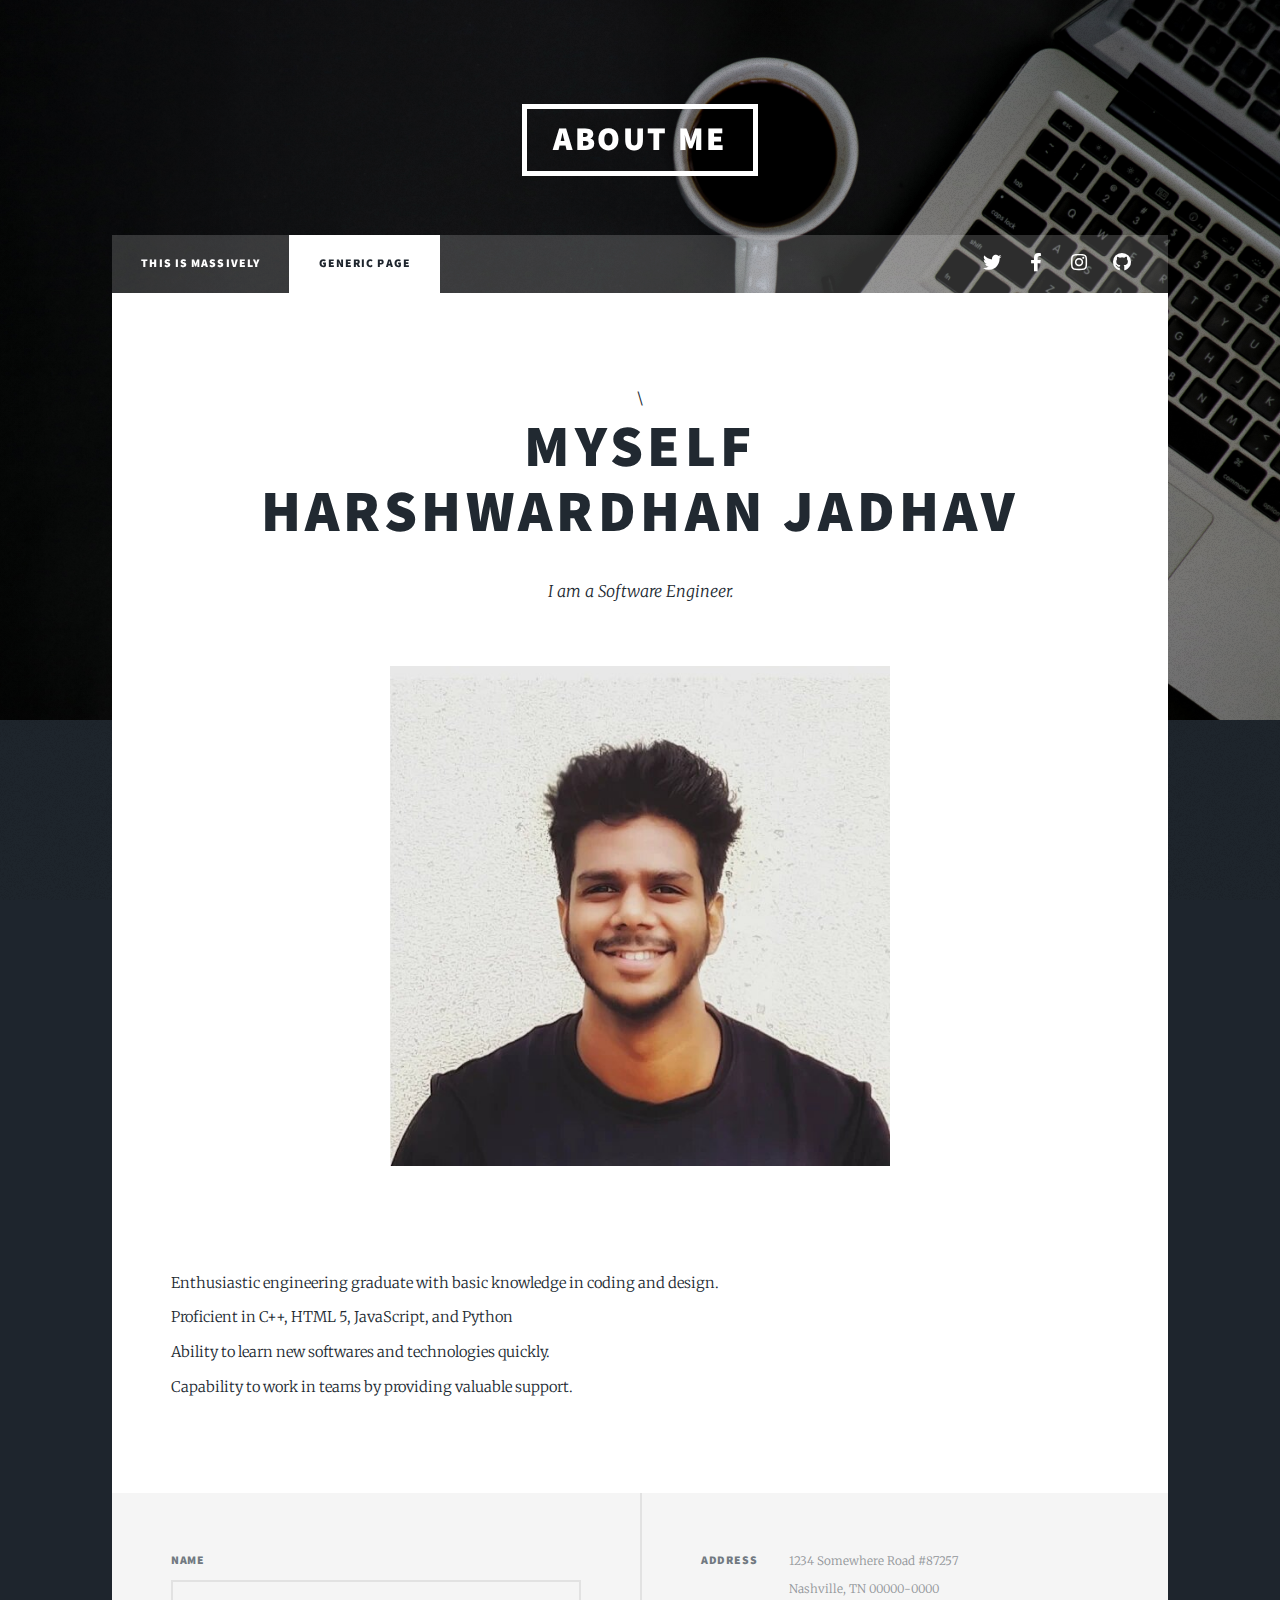
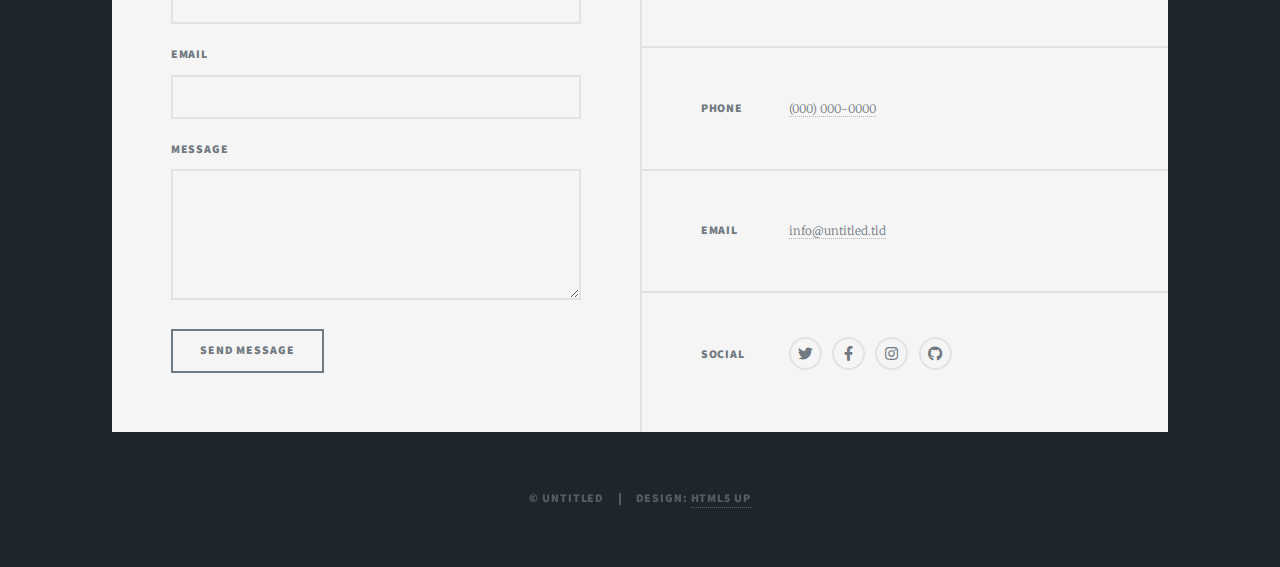
<file: generic.html>
<!DOCTYPE HTML>
<!--
	Massively by HTML5 UP
	html5up.net | @ajlkn
	Free for personal and commercial use under the CCA 3.0 license (html5up.net/license)
-->
<html>
	<head>
		<title>About</title>
		<meta charset="utf-8" />
		<meta name="viewport" content="width=device-width, initial-scale=1, user-scalable=no" />
		<link rel="stylesheet" href="assets/css/main.css" />
		<noscript><link rel="stylesheet" href="assets/css/noscript.css" /></noscript>
	</head>
	<body class="is-preload">

		<!-- Wrapper -->
			<div id="wrapper">

				<!-- Header -->
					<header id="header">
						<a href="index.html" class="logo">About Me</a>
					</header>

				<!-- Nav -->
					<nav id="nav">
						<ul class="links">
							<li><a href="index.html">This is Massively</a></li>
							<li class="active"><a href="generic.html">Generic Page</a></li>
							<!-- <li><a href="elements.html">Elements Reference</a></li> -->
						</ul>
						<ul class="icons">
							<li><a href="#" class="icon brands fa-twitter"><span class="label">Twitter</span></a></li>
							<li><a href="#" class="icon brands fa-facebook-f"><span class="label">Facebook</span></a></li>
							<li><a href="#" class="icon brands fa-instagram"><span class="label">Instagram</span></a></li>
							<li><a href="#" class="icon brands fa-github"><span class="label">GitHub</span></a></li>
						</ul>
					</nav>

				<!-- Main -->
					<div id="main">

						<!-- Post -->
							<section class="post">
								<header class="major">
		\
									<h1>Myself<br />
										Harshwardhan Jadhav</h1>
									<p>I am a Software Engineer.</p>
								</header>
								<div class="image main"><img src="images/pic01.jpg" alt="" /></div>
								<p> Enthusiastic engineering graduate with basic knowledge in coding and design. 
								<br>	Proficient in C++, HTML 5, JavaScript, and Python <br> Ability to learn new softwares and technologies quickly. <br> Capability to work in teams by providing valuable support. <br></p>
							</section>

					</div>

				<!-- Footer -->
					<footer id="footer">
						<section>
							<form method="post" action="#">
								<div class="fields">
									<div class="field">
										<label for="name">Name</label>
										<input type="text" name="name" id="name" />
									</div>
									<div class="field">
										<label for="email">Email</label>
										<input type="text" name="email" id="email" />
									</div>
									<div class="field">
										<label for="message">Message</label>
										<textarea name="message" id="message" rows="3"></textarea>
									</div>
								</div>
								<ul class="actions">
									<li><input type="submit" value="Send Message" /></li>
								</ul>
							</form>
						</section>
						<section class="split contact">
							<section class="alt">
								<h3>Address</h3>
								<p>1234 Somewhere Road #87257<br />
								Nashville, TN 00000-0000</p>
							</section>
							<section>
								<h3>Phone</h3>
								<p><a href="#">(000) 000-0000</a></p>
							</section>
							<section>
								<h3>Email</h3>
								<p><a href="#">info@untitled.tld</a></p>
							</section>
							<section>
								<h3>Social</h3>
								<ul class="icons alt">
									<li><a href="#" class="icon brands alt fa-twitter"><span class="label">Twitter</span></a></li>
									<li><a href="#" class="icon brands alt fa-facebook-f"><span class="label">Facebook</span></a></li>
									<li><a href="#" class="icon brands alt fa-instagram"><span class="label">Instagram</span></a></li>
									<li><a href="#" class="icon brands alt fa-github"><span class="label">GitHub</span></a></li>
								</ul>
							</section>
						</section>
					</footer>

				<!-- Copyright -->
					<div id="copyright">
						<ul><li>&copy; Untitled</li><li>Design: <a href="https://html5up.net">HTML5 UP</a></li></ul>
					</div>

			</div>

		<!-- Scripts -->
			<script src="assets/js/jquery.min.js"></script>
			<script src="assets/js/jquery.scrollex.min.js"></script>
			<script src="assets/js/jquery.scrolly.min.js"></script>
			<script src="assets/js/browser.min.js"></script>
			<script src="assets/js/breakpoints.min.js"></script>
			<script src="assets/js/util.js"></script>
			<script src="assets/js/main.js"></script>

	</body>
</html>
</file>
<file: assets/css/main.css>
@import url(fontawesome-all.min.css);
@import url("https://fonts.googleapis.com/css?family=Merriweather:300,700,300italic,700italic|Source+Sans+Pro:900");

/*
	Massively by HTML5 UP
	html5up.net | @ajlkn
	Free for personal and commercial use under the CCA 3.0 license (html5up.net/license)
*/

html, body, div, span, applet, object,
iframe, h1, h2, h3, h4, h5, h6, p, blockquote,
pre, a, abbr, acronym, address, big, cite,
code, del, dfn, em, img, ins, kbd, q, s, samp,
small, strike, strong, sub, sup, tt, var, b,
u, i, center, dl, dt, dd, ol, ul, li, fieldset,
form, label, legend, table, caption, tbody,
tfoot, thead, tr, th, td, article, aside,
canvas, details, embed, figure, figcaption,
footer, header, hgroup, menu, nav, output, ruby,
section, summary, time, mark, audio, video {
	margin: 0;
	padding: 0;
	border: 0;
	font-size: 100%;
	font: inherit;
	vertical-align: baseline;}

article, aside, details, figcaption, figure,
footer, header, hgroup, menu, nav, section {
	display: block;}

body {
	line-height: 1;
}

ol, ul {
	list-style: none;
}

blockquote, q {
	quotes: none;
}

	blockquote:before, blockquote:after, q:before, q:after {
		content: '';
		content: none;
	}

table {
	border-collapse: collapse;
	border-spacing: 0;
}

body {
	-webkit-text-size-adjust: none;
}

mark {
	background-color: transparent;
	color: inherit;
}

input::-moz-focus-inner {
	border: 0;
	padding: 0;
}

input, select, textarea {
	-moz-appearance: none;
	-webkit-appearance: none;
	-ms-appearance: none;
	appearance: none;
}

/* Basic */

	@-ms-viewport {
		width: device-width;
	}

	body {
		-ms-overflow-style: scrollbar;
	}

	@media screen and (max-width: 480px) {

		html, body {
			min-width: 320px;
		}

	}

	html {
		box-sizing: border-box;
	}

	*, *:before, *:after {
		box-sizing: inherit;
	}

	body {
		background-color: #1e252d;
	}

		body.is-preload *, body.is-preload *:before, body.is-preload *:after {
			-moz-animation: none !important;
			-webkit-animation: none !important;
			-ms-animation: none !important;
			animation: none !important;
			-moz-transition: none !important;
			-webkit-transition: none !important;
			-ms-transition: none !important;
			transition: none !important;
		}

/* Type */

	html {
		font-size: 16pt;
	}

		@media screen and (max-width: 1680px) {

			html {
				font-size: 12pt;
			}

		}

		@media screen and (max-width: 1280px) {

			html {
				font-size: 11pt;
			}

		}

		@media screen and (max-width: 360px) {

			html {
				font-size: 10pt;
			}

		}

	body {
		color: #212931;
	}

	body, input, select, textarea {
		font-family: "Merriweather", Georgia, serif;
		font-weight: 300;
		font-size: 1rem;
		line-height: 2.375;
	}

	a {
		-moz-transition: color 0.2s ease-in-out, background-color 0.2s ease-in-out, border-color 0.2s ease-in-out, box-shadow 0.2s ease-in-out;
		-webkit-transition: color 0.2s ease-in-out, background-color 0.2s ease-in-out, border-color 0.2s ease-in-out, box-shadow 0.2s ease-in-out;
		-ms-transition: color 0.2s ease-in-out, background-color 0.2s ease-in-out, border-color 0.2s ease-in-out, box-shadow 0.2s ease-in-out;
		transition: color 0.2s ease-in-out, background-color 0.2s ease-in-out, border-color 0.2s ease-in-out, box-shadow 0.2s ease-in-out;
		border-bottom: dotted 1px;
		text-decoration: none;
	}

		a:hover {
			border-bottom-color: transparent;
		}

	strong, b {
		font-weight: 600;
	}

	em, i {
		font-style: italic;
	}

	p {
		text-align: justify;
		margin: 0 0 2rem 0;
	}

	h1, h2, h3, h4, h5, h6 {
		font-family: "Source Sans Pro", Helvetica, sans-serif;
		font-weight: 900;
		line-height: 1.5;
		letter-spacing: 0.075em;
		text-transform: uppercase;
		margin: 0 0 1rem 0;
	}

		h1 a, h2 a, h3 a, h4 a, h5 a, h6 a {
			border-bottom: 0;
			color: inherit;
			text-decoration: none;
		}

	h1 {
		font-size: 4rem;
		line-height: 1.1;
		margin: 0 0 2rem 0;
	}

	h2 {
		font-size: 1.75rem;
		line-height: 1.3;
		margin: 0 0 1.5rem 0;
	}

	h3 {
		font-size: 1.25rem;
		margin: 0 0 1.5rem 0;
	}

	h4 {
		font-size: 1rem;
	}

	h5 {
		font-size: 0.9rem;
	}

	h6 {
		font-size: 0.8rem;
	}

	sub {
		font-size: 0.8rem;
		position: relative;
		top: 0.5rem;
	}

	sup {
		font-size: 0.8rem;
		position: relative;
		top: -0.5rem;
	}

	blockquote {
		border-left: solid 4px;
		font-style: italic;
		margin: 0 0 2rem 0;
		padding: 0.5rem 0 0.5rem 2rem;
	}

	code {
		border: solid 2px;
		font-family: "Courier New", monospace;
		font-size: 0.9rem;
		margin: 0 0.25rem;
		padding: 0.25rem 0.65rem;
	}

	pre {
		-webkit-overflow-scrolling: touch;
		font-family: "Courier New", monospace;
		font-size: 0.9rem;
		margin: 0 0 2rem 0;
	}

		pre code {
			display: block;
			line-height: 1.75;
			padding: 1rem 1.5rem;
			overflow-x: auto;
		}

	hr {
		border: 0;
		border-bottom: solid 2px;
		margin: 3rem 0;
	}

		hr.major {
			margin: 5rem 0;
		}

	.align-left {
		text-align: left;
	}

	.align-center {
		text-align: center;
	}

	.align-right {
		text-align: right;
	}

	input, select, textarea {
		color: #212931;
	}

	a {
		color: #212931;
		border-bottom-color: rgba(33, 41, 49, 0.5);
	}

		a:hover {
			border-bottom-color: transparent;
			color: #18bfef !important;
		}

	strong, b {
		color: #212931;
	}

	h1, h2, h3, h4, h5, h6 {
		color: #212931;
	}

	blockquote {
		border-left-color: #eeeeee;
	}

	code {
		background: rgba(220, 220, 220, 0.25);
		border-color: #eeeeee;
	}

	hr {
		border-bottom-color: #eeeeee;
	}

/* Row */

	.row {
		display: flex;
		flex-wrap: wrap;
		box-sizing: border-box;
		align-items: stretch;
	}

		.row > * {
			box-sizing: border-box;
		}

		.row.gtr-uniform > * > :last-child {
			margin-bottom: 0;
		}

		.row.aln-left {
			justify-content: flex-start;
		}

		.row.aln-center {
			justify-content: center;
		}

		.row.aln-right {
			justify-content: flex-end;
		}

		.row.aln-top {
			align-items: flex-start;
		}

		.row.aln-middle {
			align-items: center;
		}

		.row.aln-bottom {
			align-items: flex-end;
		}

		.row > .imp {
			order: -1;
		}

		.row > .col-1 {
			width: 8.33333%;
		}

		.row > .off-1 {
			margin-left: 8.33333%;
		}

		.row > .col-2 {
			width: 16.66667%;
		}

		.row > .off-2 {
			margin-left: 16.66667%;
		}

		.row > .col-3 {
			width: 25%;
		}

		.row > .off-3 {
			margin-left: 25%;
		}

		.row > .col-4 {
			width: 33.33333%;
		}

		.row > .off-4 {
			margin-left: 33.33333%;
		}

		.row > .col-5 {
			width: 41.66667%;
		}

		.row > .off-5 {
			margin-left: 41.66667%;
		}

		.row > .col-6 {
			width: 50%;
		}

		.row > .off-6 {
			margin-left: 50%;
		}

		.row > .col-7 {
			width: 58.33333%;
		}

		.row > .off-7 {
			margin-left: 58.33333%;
		}

		.row > .col-8 {
			width: 66.66667%;
		}

		.row > .off-8 {
			margin-left: 66.66667%;
		}

		.row > .col-9 {
			width: 75%;
		}

		.row > .off-9 {
			margin-left: 75%;
		}

		.row > .col-10 {
			width: 83.33333%;
		}

		.row > .off-10 {
			margin-left: 83.33333%;
		}

		.row > .col-11 {
			width: 91.66667%;
		}

		.row > .off-11 {
			margin-left: 91.66667%;
		}

		.row > .col-12 {
			width: 100%;
		}

		.row > .off-12 {
			margin-left: 100%;
		}

		.row.gtr-0 {
			margin-top: 0;
			margin-left: 0rem;
		}

			.row.gtr-0 > * {
				padding: 0 0 0 0rem;
			}

			.row.gtr-0.gtr-uniform {
				margin-top: 0rem;
			}

				.row.gtr-0.gtr-uniform > * {
					padding-top: 0rem;
				}

		.row.gtr-25 {
			margin-top: 0;
			margin-left: -0.375rem;
		}

			.row.gtr-25 > * {
				padding: 0 0 0 0.375rem;
			}

			.row.gtr-25.gtr-uniform {
				margin-top: -0.375rem;
			}

				.row.gtr-25.gtr-uniform > * {
					padding-top: 0.375rem;
				}

		.row.gtr-50 {
			margin-top: 0;
			margin-left: -0.75rem;
		}

			.row.gtr-50 > * {
				padding: 0 0 0 0.75rem;
			}

			.row.gtr-50.gtr-uniform {
				margin-top: -0.75rem;
			}

				.row.gtr-50.gtr-uniform > * {
					padding-top: 0.75rem;
				}

		.row {
			margin-top: 0;
			margin-left: -1.5rem;
		}

			.row > * {
				padding: 0 0 0 1.5rem;
			}

			.row.gtr-uniform {
				margin-top: -1.5rem;
			}

				.row.gtr-uniform > * {
					padding-top: 1.5rem;
				}

		.row.gtr-150 {
			margin-top: 0;
			margin-left: -2.25rem;
		}

			.row.gtr-150 > * {
				padding: 0 0 0 2.25rem;
			}

			.row.gtr-150.gtr-uniform {
				margin-top: -2.25rem;
			}

				.row.gtr-150.gtr-uniform > * {
					padding-top: 2.25rem;
				}

		.row.gtr-200 {
			margin-top: 0;
			margin-left: -3rem;
		}

			.row.gtr-200 > * {
				padding: 0 0 0 3rem;
			}

			.row.gtr-200.gtr-uniform {
				margin-top: -3rem;
			}

				.row.gtr-200.gtr-uniform > * {
					padding-top: 3rem;
				}

		@media screen and (max-width: 1680px) {

			.row {
				display: flex;
				flex-wrap: wrap;
				box-sizing: border-box;
				align-items: stretch;
			}

				.row > * {
					box-sizing: border-box;
				}

				.row.gtr-uniform > * > :last-child {
					margin-bottom: 0;
				}

				.row.aln-left {
					justify-content: flex-start;
				}

				.row.aln-center {
					justify-content: center;
				}

				.row.aln-right {
					justify-content: flex-end;
				}

				.row.aln-top {
					align-items: flex-start;
				}

				.row.aln-middle {
					align-items: center;
				}

				.row.aln-bottom {
					align-items: flex-end;
				}

				.row > .imp-xlarge {
					order: -1;
				}

				.row > .col-1-xlarge {
					width: 8.33333%;
				}

				.row > .off-1-xlarge {
					margin-left: 8.33333%;
				}

				.row > .col-2-xlarge {
					width: 16.66667%;
				}

				.row > .off-2-xlarge {
					margin-left: 16.66667%;
				}

				.row > .col-3-xlarge {
					width: 25%;
				}

				.row > .off-3-xlarge {
					margin-left: 25%;
				}

				.row > .col-4-xlarge {
					width: 33.33333%;
				}

				.row > .off-4-xlarge {
					margin-left: 33.33333%;
				}

				.row > .col-5-xlarge {
					width: 41.66667%;
				}

				.row > .off-5-xlarge {
					margin-left: 41.66667%;
				}

				.row > .col-6-xlarge {
					width: 50%;
				}

				.row > .off-6-xlarge {
					margin-left: 50%;
				}

				.row > .col-7-xlarge {
					width: 58.33333%;
				}

				.row > .off-7-xlarge {
					margin-left: 58.33333%;
				}

				.row > .col-8-xlarge {
					width: 66.66667%;
				}

				.row > .off-8-xlarge {
					margin-left: 66.66667%;
				}

				.row > .col-9-xlarge {
					width: 75%;
				}

				.row > .off-9-xlarge {
					margin-left: 75%;
				}

				.row > .col-10-xlarge {
					width: 83.33333%;
				}

				.row > .off-10-xlarge {
					margin-left: 83.33333%;
				}

				.row > .col-11-xlarge {
					width: 91.66667%;
				}

				.row > .off-11-xlarge {
					margin-left: 91.66667%;
				}

				.row > .col-12-xlarge {
					width: 100%;
				}

				.row > .off-12-xlarge {
					margin-left: 100%;
				}

				.row.gtr-0 {
					margin-top: 0;
					margin-left: 0rem;
				}

					.row.gtr-0 > * {
						padding: 0 0 0 0rem;
					}

					.row.gtr-0.gtr-uniform {
						margin-top: 0rem;
					}

						.row.gtr-0.gtr-uniform > * {
							padding-top: 0rem;
						}

				.row.gtr-25 {
					margin-top: 0;
					margin-left: -0.375rem;
				}

					.row.gtr-25 > * {
						padding: 0 0 0 0.375rem;
					}

					.row.gtr-25.gtr-uniform {
						margin-top: -0.375rem;
					}

						.row.gtr-25.gtr-uniform > * {
							padding-top: 0.375rem;
						}

				.row.gtr-50 {
					margin-top: 0;
					margin-left: -0.75rem;
				}

					.row.gtr-50 > * {
						padding: 0 0 0 0.75rem;
					}

					.row.gtr-50.gtr-uniform {
						margin-top: -0.75rem;
					}

						.row.gtr-50.gtr-uniform > * {
							padding-top: 0.75rem;
						}

				.row {
					margin-top: 0;
					margin-left: -1.5rem;
				}

					.row > * {
						padding: 0 0 0 1.5rem;
					}

					.row.gtr-uniform {
						margin-top: -1.5rem;
					}

						.row.gtr-uniform > * {
							padding-top: 1.5rem;
						}

				.row.gtr-150 {
					margin-top: 0;
					margin-left: -2.25rem;
				}

					.row.gtr-150 > * {
						padding: 0 0 0 2.25rem;
					}

					.row.gtr-150.gtr-uniform {
						margin-top: -2.25rem;
					}

						.row.gtr-150.gtr-uniform > * {
							padding-top: 2.25rem;
						}

				.row.gtr-200 {
					margin-top: 0;
					margin-left: -3rem;
				}

					.row.gtr-200 > * {
						padding: 0 0 0 3rem;
					}

					.row.gtr-200.gtr-uniform {
						margin-top: -3rem;
					}

						.row.gtr-200.gtr-uniform > * {
							padding-top: 3rem;
						}

		}

		@media screen and (max-width: 1280px) {

			.row {
				display: flex;
				flex-wrap: wrap;
				box-sizing: border-box;
				align-items: stretch;
			}

				.row > * {
					box-sizing: border-box;
				}

				.row.gtr-uniform > * > :last-child {
					margin-bottom: 0;
				}

				.row.aln-left {
					justify-content: flex-start;
				}

				.row.aln-center {
					justify-content: center;
				}

				.row.aln-right {
					justify-content: flex-end;
				}

				.row.aln-top {
					align-items: flex-start;
				}

				.row.aln-middle {
					align-items: center;
				}

				.row.aln-bottom {
					align-items: flex-end;
				}

				.row > .imp-large {
					order: -1;
				}

				.row > .col-1-large {
					width: 8.33333%;
				}

				.row > .off-1-large {
					margin-left: 8.33333%;
				}

				.row > .col-2-large {
					width: 16.66667%;
				}

				.row > .off-2-large {
					margin-left: 16.66667%;
				}

				.row > .col-3-large {
					width: 25%;
				}

				.row > .off-3-large {
					margin-left: 25%;
				}

				.row > .col-4-large {
					width: 33.33333%;
				}

				.row > .off-4-large {
					margin-left: 33.33333%;
				}

				.row > .col-5-large {
					width: 41.66667%;
				}

				.row > .off-5-large {
					margin-left: 41.66667%;
				}

				.row > .col-6-large {
					width: 50%;
				}

				.row > .off-6-large {
					margin-left: 50%;
				}

				.row > .col-7-large {
					width: 58.33333%;
				}

				.row > .off-7-large {
					margin-left: 58.33333%;
				}

				.row > .col-8-large {
					width: 66.66667%;
				}

				.row > .off-8-large {
					margin-left: 66.66667%;
				}

				.row > .col-9-large {
					width: 75%;
				}

				.row > .off-9-large {
					margin-left: 75%;
				}

				.row > .col-10-large {
					width: 83.33333%;
				}

				.row > .off-10-large {
					margin-left: 83.33333%;
				}

				.row > .col-11-large {
					width: 91.66667%;
				}

				.row > .off-11-large {
					margin-left: 91.66667%;
				}

				.row > .col-12-large {
					width: 100%;
				}

				.row > .off-12-large {
					margin-left: 100%;
				}

				.row.gtr-0 {
					margin-top: 0;
					margin-left: 0rem;
				}

					.row.gtr-0 > * {
						padding: 0 0 0 0rem;
					}

					.row.gtr-0.gtr-uniform {
						margin-top: 0rem;
					}

						.row.gtr-0.gtr-uniform > * {
							padding-top: 0rem;
						}

				.row.gtr-25 {
					margin-top: 0;
					margin-left: -0.375rem;
				}

					.row.gtr-25 > * {
						padding: 0 0 0 0.375rem;
					}

					.row.gtr-25.gtr-uniform {
						margin-top: -0.375rem;
					}

						.row.gtr-25.gtr-uniform > * {
							padding-top: 0.375rem;
						}

				.row.gtr-50 {
					margin-top: 0;
					margin-left: -0.75rem;
				}

					.row.gtr-50 > * {
						padding: 0 0 0 0.75rem;
					}

					.row.gtr-50.gtr-uniform {
						margin-top: -0.75rem;
					}

						.row.gtr-50.gtr-uniform > * {
							padding-top: 0.75rem;
						}

				.row {
					margin-top: 0;
					margin-left: -1.5rem;
				}

					.row > * {
						padding: 0 0 0 1.5rem;
					}

					.row.gtr-uniform {
						margin-top: -1.5rem;
					}

						.row.gtr-uniform > * {
							padding-top: 1.5rem;
						}

				.row.gtr-150 {
					margin-top: 0;
					margin-left: -2.25rem;
				}

					.row.gtr-150 > * {
						padding: 0 0 0 2.25rem;
					}

					.row.gtr-150.gtr-uniform {
						margin-top: -2.25rem;
					}

						.row.gtr-150.gtr-uniform > * {
							padding-top: 2.25rem;
						}

				.row.gtr-200 {
					margin-top: 0;
					margin-left: -3rem;
				}

					.row.gtr-200 > * {
						padding: 0 0 0 3rem;
					}

					.row.gtr-200.gtr-uniform {
						margin-top: -3rem;
					}

						.row.gtr-200.gtr-uniform > * {
							padding-top: 3rem;
						}

		}

		@media screen and (max-width: 980px) {

			.row {
				display: flex;
				flex-wrap: wrap;
				box-sizing: border-box;
				align-items: stretch;
			}

				.row > * {
					box-sizing: border-box;
				}

				.row.gtr-uniform > * > :last-child {
					margin-bottom: 0;
				}

				.row.aln-left {
					justify-content: flex-start;
				}

				.row.aln-center {
					justify-content: center;
				}

				.row.aln-right {
					justify-content: flex-end;
				}

				.row.aln-top {
					align-items: flex-start;
				}

				.row.aln-middle {
					align-items: center;
				}

				.row.aln-bottom {
					align-items: flex-end;
				}

				.row > .imp-medium {
					order: -1;
				}

				.row > .col-1-medium {
					width: 8.33333%;
				}

				.row > .off-1-medium {
					margin-left: 8.33333%;
				}

				.row > .col-2-medium {
					width: 16.66667%;
				}

				.row > .off-2-medium {
					margin-left: 16.66667%;
				}

				.row > .col-3-medium {
					width: 25%;
				}

				.row > .off-3-medium {
					margin-left: 25%;
				}

				.row > .col-4-medium {
					width: 33.33333%;
				}

				.row > .off-4-medium {
					margin-left: 33.33333%;
				}

				.row > .col-5-medium {
					width: 41.66667%;
				}

				.row > .off-5-medium {
					margin-left: 41.66667%;
				}

				.row > .col-6-medium {
					width: 50%;
				}

				.row > .off-6-medium {
					margin-left: 50%;
				}

				.row > .col-7-medium {
					width: 58.33333%;
				}

				.row > .off-7-medium {
					margin-left: 58.33333%;
				}

				.row > .col-8-medium {
					width: 66.66667%;
				}

				.row > .off-8-medium {
					margin-left: 66.66667%;
				}

				.row > .col-9-medium {
					width: 75%;
				}

				.row > .off-9-medium {
					margin-left: 75%;
				}

				.row > .col-10-medium {
					width: 83.33333%;
				}

				.row > .off-10-medium {
					margin-left: 83.33333%;
				}

				.row > .col-11-medium {
					width: 91.66667%;
				}

				.row > .off-11-medium {
					margin-left: 91.66667%;
				}

				.row > .col-12-medium {
					width: 100%;
				}

				.row > .off-12-medium {
					margin-left: 100%;
				}

				.row.gtr-0 {
					margin-top: 0;
					margin-left: 0rem;
				}

					.row.gtr-0 > * {
						padding: 0 0 0 0rem;
					}

					.row.gtr-0.gtr-uniform {
						margin-top: 0rem;
					}

						.row.gtr-0.gtr-uniform > * {
							padding-top: 0rem;
						}

				.row.gtr-25 {
					margin-top: 0;
					margin-left: -0.375rem;
				}

					.row.gtr-25 > * {
						padding: 0 0 0 0.375rem;
					}

					.row.gtr-25.gtr-uniform {
						margin-top: -0.375rem;
					}

						.row.gtr-25.gtr-uniform > * {
							padding-top: 0.375rem;
						}

				.row.gtr-50 {
					margin-top: 0;
					margin-left: -0.75rem;
				}

					.row.gtr-50 > * {
						padding: 0 0 0 0.75rem;
					}

					.row.gtr-50.gtr-uniform {
						margin-top: -0.75rem;
					}

						.row.gtr-50.gtr-uniform > * {
							padding-top: 0.75rem;
						}

				.row {
					margin-top: 0;
					margin-left: -1.5rem;
				}

					.row > * {
						padding: 0 0 0 1.5rem;
					}

					.row.gtr-uniform {
						margin-top: -1.5rem;
					}

						.row.gtr-uniform > * {
							padding-top: 1.5rem;
						}

				.row.gtr-150 {
					margin-top: 0;
					margin-left: -2.25rem;
				}

					.row.gtr-150 > * {
						padding: 0 0 0 2.25rem;
					}

					.row.gtr-150.gtr-uniform {
						margin-top: -2.25rem;
					}

						.row.gtr-150.gtr-uniform > * {
							padding-top: 2.25rem;
						}

				.row.gtr-200 {
					margin-top: 0;
					margin-left: -3rem;
				}

					.row.gtr-200 > * {
						padding: 0 0 0 3rem;
					}

					.row.gtr-200.gtr-uniform {
						margin-top: -3rem;
					}

						.row.gtr-200.gtr-uniform > * {
							padding-top: 3rem;
						}

		}

		@media screen and (max-width: 736px) {

			.row {
				display: flex;
				flex-wrap: wrap;
				box-sizing: border-box;
				align-items: stretch;
			}

				.row > * {
					box-sizing: border-box;
				}

				.row.gtr-uniform > * > :last-child {
					margin-bottom: 0;
				}

				.row.aln-left {
					justify-content: flex-start;
				}

				.row.aln-center {
					justify-content: center;
				}

				.row.aln-right {
					justify-content: flex-end;
				}

				.row.aln-top {
					align-items: flex-start;
				}

				.row.aln-middle {
					align-items: center;
				}

				.row.aln-bottom {
					align-items: flex-end;
				}

				.row > .imp-small {
					order: -1;
				}

				.row > .col-1-small {
					width: 8.33333%;
				}

				.row > .off-1-small {
					margin-left: 8.33333%;
				}

				.row > .col-2-small {
					width: 16.66667%;
				}

				.row > .off-2-small {
					margin-left: 16.66667%;
				}

				.row > .col-3-small {
					width: 25%;
				}

				.row > .off-3-small {
					margin-left: 25%;
				}

				.row > .col-4-small {
					width: 33.33333%;
				}

				.row > .off-4-small {
					margin-left: 33.33333%;
				}

				.row > .col-5-small {
					width: 41.66667%;
				}

				.row > .off-5-small {
					margin-left: 41.66667%;
				}

				.row > .col-6-small {
					width: 50%;
				}

				.row > .off-6-small {
					margin-left: 50%;
				}

				.row > .col-7-small {
					width: 58.33333%;
				}

				.row > .off-7-small {
					margin-left: 58.33333%;
				}

				.row > .col-8-small {
					width: 66.66667%;
				}

				.row > .off-8-small {
					margin-left: 66.66667%;
				}

				.row > .col-9-small {
					width: 75%;
				}

				.row > .off-9-small {
					margin-left: 75%;
				}

				.row > .col-10-small {
					width: 83.33333%;
				}

				.row > .off-10-small {
					margin-left: 83.33333%;
				}

				.row > .col-11-small {
					width: 91.66667%;
				}

				.row > .off-11-small {
					margin-left: 91.66667%;
				}

				.row > .col-12-small {
					width: 100%;
				}

				.row > .off-12-small {
					margin-left: 100%;
				}

				.row.gtr-0 {
					margin-top: 0;
					margin-left: 0rem;
				}

					.row.gtr-0 > * {
						padding: 0 0 0 0rem;
					}

					.row.gtr-0.gtr-uniform {
						margin-top: 0rem;
					}

						.row.gtr-0.gtr-uniform > * {
							padding-top: 0rem;
						}

				.row.gtr-25 {
					margin-top: 0;
					margin-left: -0.375rem;
				}

					.row.gtr-25 > * {
						padding: 0 0 0 0.375rem;
					}

					.row.gtr-25.gtr-uniform {
						margin-top: -0.375rem;
					}

						.row.gtr-25.gtr-uniform > * {
							padding-top: 0.375rem;
						}

				.row.gtr-50 {
					margin-top: 0;
					margin-left: -0.75rem;
				}

					.row.gtr-50 > * {
						padding: 0 0 0 0.75rem;
					}

					.row.gtr-50.gtr-uniform {
						margin-top: -0.75rem;
					}

						.row.gtr-50.gtr-uniform > * {
							padding-top: 0.75rem;
						}

				.row {
					margin-top: 0;
					margin-left: -1.5rem;
				}

					.row > * {
						padding: 0 0 0 1.5rem;
					}

					.row.gtr-uniform {
						margin-top: -1.5rem;
					}

						.row.gtr-uniform > * {
							padding-top: 1.5rem;
						}

				.row.gtr-150 {
					margin-top: 0;
					margin-left: -2.25rem;
				}

					.row.gtr-150 > * {
						padding: 0 0 0 2.25rem;
					}

					.row.gtr-150.gtr-uniform {
						margin-top: -2.25rem;
					}

						.row.gtr-150.gtr-uniform > * {
							padding-top: 2.25rem;
						}

				.row.gtr-200 {
					margin-top: 0;
					margin-left: -3rem;
				}

					.row.gtr-200 > * {
						padding: 0 0 0 3rem;
					}

					.row.gtr-200.gtr-uniform {
						margin-top: -3rem;
					}

						.row.gtr-200.gtr-uniform > * {
							padding-top: 3rem;
						}

		}

		@media screen and (max-width: 480px) {

			.row {
				display: flex;
				flex-wrap: wrap;
				box-sizing: border-box;
				align-items: stretch;
			}

				.row > * {
					box-sizing: border-box;
				}

				.row.gtr-uniform > * > :last-child {
					margin-bottom: 0;
				}

				.row.aln-left {
					justify-content: flex-start;
				}

				.row.aln-center {
					justify-content: center;
				}

				.row.aln-right {
					justify-content: flex-end;
				}

				.row.aln-top {
					align-items: flex-start;
				}

				.row.aln-middle {
					align-items: center;
				}

				.row.aln-bottom {
					align-items: flex-end;
				}

				.row > .imp-xsmall {
					order: -1;
				}

				.row > .col-1-xsmall {
					width: 8.33333%;
				}

				.row > .off-1-xsmall {
					margin-left: 8.33333%;
				}

				.row > .col-2-xsmall {
					width: 16.66667%;
				}

				.row > .off-2-xsmall {
					margin-left: 16.66667%;
				}

				.row > .col-3-xsmall {
					width: 25%;
				}

				.row > .off-3-xsmall {
					margin-left: 25%;
				}

				.row > .col-4-xsmall {
					width: 33.33333%;
				}

				.row > .off-4-xsmall {
					margin-left: 33.33333%;
				}

				.row > .col-5-xsmall {
					width: 41.66667%;
				}

				.row > .off-5-xsmall {
					margin-left: 41.66667%;
				}

				.row > .col-6-xsmall {
					width: 50%;
				}

				.row > .off-6-xsmall {
					margin-left: 50%;
				}

				.row > .col-7-xsmall {
					width: 58.33333%;
				}

				.row > .off-7-xsmall {
					margin-left: 58.33333%;
				}

				.row > .col-8-xsmall {
					width: 66.66667%;
				}

				.row > .off-8-xsmall {
					margin-left: 66.66667%;
				}

				.row > .col-9-xsmall {
					width: 75%;
				}

				.row > .off-9-xsmall {
					margin-left: 75%;
				}

				.row > .col-10-xsmall {
					width: 83.33333%;
				}

				.row > .off-10-xsmall {
					margin-left: 83.33333%;
				}

				.row > .col-11-xsmall {
					width: 91.66667%;
				}

				.row > .off-11-xsmall {
					margin-left: 91.66667%;
				}

				.row > .col-12-xsmall {
					width: 100%;
				}

				.row > .off-12-xsmall {
					margin-left: 100%;
				}

				.row.gtr-0 {
					margin-top: 0;
					margin-left: 0rem;
				}

					.row.gtr-0 > * {
						padding: 0 0 0 0rem;
					}

					.row.gtr-0.gtr-uniform {
						margin-top: 0rem;
					}

						.row.gtr-0.gtr-uniform > * {
							padding-top: 0rem;
						}

				.row.gtr-25 {
					margin-top: 0;
					margin-left: -0.375rem;
				}

					.row.gtr-25 > * {
						padding: 0 0 0 0.375rem;
					}

					.row.gtr-25.gtr-uniform {
						margin-top: -0.375rem;
					}

						.row.gtr-25.gtr-uniform > * {
							padding-top: 0.375rem;
						}

				.row.gtr-50 {
					margin-top: 0;
					margin-left: -0.75rem;
				}

					.row.gtr-50 > * {
						padding: 0 0 0 0.75rem;
					}

					.row.gtr-50.gtr-uniform {
						margin-top: -0.75rem;
					}

						.row.gtr-50.gtr-uniform > * {
							padding-top: 0.75rem;
						}

				.row {
					margin-top: 0;
					margin-left: -1.5rem;
				}

					.row > * {
						padding: 0 0 0 1.5rem;
					}

					.row.gtr-uniform {
						margin-top: -1.5rem;
					}

						.row.gtr-uniform > * {
							padding-top: 1.5rem;
						}

				.row.gtr-150 {
					margin-top: 0;
					margin-left: -2.25rem;
				}

					.row.gtr-150 > * {
						padding: 0 0 0 2.25rem;
					}

					.row.gtr-150.gtr-uniform {
						margin-top: -2.25rem;
					}

						.row.gtr-150.gtr-uniform > * {
							padding-top: 2.25rem;
						}

				.row.gtr-200 {
					margin-top: 0;
					margin-left: -3rem;
				}

					.row.gtr-200 > * {
						padding: 0 0 0 3rem;
					}

					.row.gtr-200.gtr-uniform {
						margin-top: -3rem;
					}

						.row.gtr-200.gtr-uniform > * {
							padding-top: 3rem;
						}

		}

		@media screen and (max-width: 360px) {

			.row {
				display: flex;
				flex-wrap: wrap;
				box-sizing: border-box;
				align-items: stretch;
			}

				.row > * {
					box-sizing: border-box;
				}

				.row.gtr-uniform > * > :last-child {
					margin-bottom: 0;
				}

				.row.aln-left {
					justify-content: flex-start;
				}

				.row.aln-center {
					justify-content: center;
				}

				.row.aln-right {
					justify-content: flex-end;
				}

				.row.aln-top {
					align-items: flex-start;
				}

				.row.aln-middle {
					align-items: center;
				}

				.row.aln-bottom {
					align-items: flex-end;
				}

				.row > .imp-xxsmall {
					order: -1;
				}

				.row > .col-1-xxsmall {
					width: 8.33333%;
				}

				.row > .off-1-xxsmall {
					margin-left: 8.33333%;
				}

				.row > .col-2-xxsmall {
					width: 16.66667%;
				}

				.row > .off-2-xxsmall {
					margin-left: 16.66667%;
				}

				.row > .col-3-xxsmall {
					width: 25%;
				}

				.row > .off-3-xxsmall {
					margin-left: 25%;
				}

				.row > .col-4-xxsmall {
					width: 33.33333%;
				}

				.row > .off-4-xxsmall {
					margin-left: 33.33333%;
				}

				.row > .col-5-xxsmall {
					width: 41.66667%;
				}

				.row > .off-5-xxsmall {
					margin-left: 41.66667%;
				}

				.row > .col-6-xxsmall {
					width: 50%;
				}

				.row > .off-6-xxsmall {
					margin-left: 50%;
				}

				.row > .col-7-xxsmall {
					width: 58.33333%;
				}

				.row > .off-7-xxsmall {
					margin-left: 58.33333%;
				}

				.row > .col-8-xxsmall {
					width: 66.66667%;
				}

				.row > .off-8-xxsmall {
					margin-left: 66.66667%;
				}

				.row > .col-9-xxsmall {
					width: 75%;
				}

				.row > .off-9-xxsmall {
					margin-left: 75%;
				}

				.row > .col-10-xxsmall {
					width: 83.33333%;
				}

				.row > .off-10-xxsmall {
					margin-left: 83.33333%;
				}

				.row > .col-11-xxsmall {
					width: 91.66667%;
				}

				.row > .off-11-xxsmall {
					margin-left: 91.66667%;
				}

				.row > .col-12-xxsmall {
					width: 100%;
				}

				.row > .off-12-xxsmall {
					margin-left: 100%;
				}

				.row.gtr-0 {
					margin-top: 0;
					margin-left: 0rem;
				}

					.row.gtr-0 > * {
						padding: 0 0 0 0rem;
					}

					.row.gtr-0.gtr-uniform {
						margin-top: 0rem;
					}

						.row.gtr-0.gtr-uniform > * {
							padding-top: 0rem;
						}

				.row.gtr-25 {
					margin-top: 0;
					margin-left: -0.375rem;
				}

					.row.gtr-25 > * {
						padding: 0 0 0 0.375rem;
					}

					.row.gtr-25.gtr-uniform {
						margin-top: -0.375rem;
					}

						.row.gtr-25.gtr-uniform > * {
							padding-top: 0.375rem;
						}

				.row.gtr-50 {
					margin-top: 0;
					margin-left: -0.75rem;
				}

					.row.gtr-50 > * {
						padding: 0 0 0 0.75rem;
					}

					.row.gtr-50.gtr-uniform {
						margin-top: -0.75rem;
					}

						.row.gtr-50.gtr-uniform > * {
							padding-top: 0.75rem;
						}

				.row {
					margin-top: 0;
					margin-left: -1.5rem;
				}

					.row > * {
						padding: 0 0 0 1.5rem;
					}

					.row.gtr-uniform {
						margin-top: -1.5rem;
					}

						.row.gtr-uniform > * {
							padding-top: 1.5rem;
						}

				.row.gtr-150 {
					margin-top: 0;
					margin-left: -2.25rem;
				}

					.row.gtr-150 > * {
						padding: 0 0 0 2.25rem;
					}

					.row.gtr-150.gtr-uniform {
						margin-top: -2.25rem;
					}

						.row.gtr-150.gtr-uniform > * {
							padding-top: 2.25rem;
						}

				.row.gtr-200 {
					margin-top: 0;
					margin-left: -3rem;
				}

					.row.gtr-200 > * {
						padding: 0 0 0 3rem;
					}

					.row.gtr-200.gtr-uniform {
						margin-top: -3rem;
					}

						.row.gtr-200.gtr-uniform > * {
							padding-top: 3rem;
						}

		}

/* Box */

	.box {
		border: solid 2px;
		margin-bottom: 2rem;
		padding: 1.5rem;
	}

		.box > :last-child,
		.box > :last-child > :last-child,
		.box > :last-child > :last-child > :last-child {
			margin-bottom: 0;
		}

		.box.alt {
			border: 0;
			border-radius: 0;
			padding: 0;
		}

	.box {
		border-color: #eeeeee;
	}

/* Button */

	input[type="submit"],
	input[type="reset"],
	input[type="button"],
	button,
	.button {
		-moz-appearance: none;
		-webkit-appearance: none;
		-ms-appearance: none;
		appearance: none;
		-moz-transition: background-color 0.2s ease-in-out, box-shadow 0.2s ease-in-out, color 0.2s ease-in-out;
		-webkit-transition: background-color 0.2s ease-in-out, box-shadow 0.2s ease-in-out, color 0.2s ease-in-out;
		-ms-transition: background-color 0.2s ease-in-out, box-shadow 0.2s ease-in-out, color 0.2s ease-in-out;
		transition: background-color 0.2s ease-in-out, box-shadow 0.2s ease-in-out, color 0.2s ease-in-out;
		border: 0;
		border-radius: 0;
		cursor: pointer;
		display: inline-block;
		font-family: "Source Sans Pro", Helvetica, sans-serif;
		font-size: 0.8rem;
		font-weight: 900;
		letter-spacing: 0.075em;
		height: 3rem;
		line-height: 3rem;
		padding: 0 2rem;
		text-align: center;
		text-decoration: none;
		text-transform: uppercase;
		white-space: nowrap;
	}

		input[type="submit"].icon:before,
		input[type="reset"].icon:before,
		input[type="button"].icon:before,
		button.icon:before,
		.button.icon:before {
			margin-right: 0.5rem;
		}

		input[type="submit"].icon.solo,
		input[type="reset"].icon.solo,
		input[type="button"].icon.solo,
		button.icon.solo,
		.button.icon.solo {
			position: relative;
			width: 4rem;
			height: 4rem;
			line-height: 4rem;
			border-radius: 4rem;
			text-indent: 4rem;
			overflow: hidden;
			padding: 0;
			white-space: nowrap;
		}

			input[type="submit"].icon.solo:before,
			input[type="reset"].icon.solo:before,
			input[type="button"].icon.solo:before,
			button.icon.solo:before,
			.button.icon.solo:before {
				position: absolute;
				display: block;
				top: 0;
				left: 0;
				width: inherit;
				height: inherit;
				line-height: inherit;
				font-size: 1.25rem;
				margin-right: 0;
				text-align: center;
				text-indent: 0;
			}

		input[type="submit"].fit,
		input[type="reset"].fit,
		input[type="button"].fit,
		button.fit,
		.button.fit {
			width: 100%;
		}

		input[type="submit"].small,
		input[type="reset"].small,
		input[type="button"].small,
		button.small,
		.button.small {
			font-size: 0.7rem;
			height: 2.5rem;
			line-height: 2.5rem;
			padding: 0 1.5rem;
		}

		input[type="submit"].large,
		input[type="reset"].large,
		input[type="button"].large,
		button.large,
		.button.large {
			font-size: 0.9rem;
			height: 3.5rem;
			line-height: 3.5rem;
			padding: 0 2.75rem;
		}

		@media screen and (max-width: 980px) {

			input[type="submit"],
			input[type="reset"],
			input[type="button"],
			button,
			.button {
				font-size: 0.9rem;
				height: 3.25rem;
				line-height: 3.25rem;
			}

				input[type="submit"].large,
				input[type="reset"].large,
				input[type="button"].large,
				button.large,
				.button.large {
					font-size: 1rem;
					height: 3.75rem;
					line-height: 3.75rem;
				}

		}

		input[type="submit"].disabled, input[type="submit"]:disabled,
		input[type="reset"].disabled,
		input[type="reset"]:disabled,
		input[type="button"].disabled,
		input[type="button"]:disabled,
		button.disabled,
		button:disabled,
		.button.disabled,
		.button:disabled {
			pointer-events: none;
			opacity: 0.25;
		}

	input[type="submit"],
	input[type="reset"],
	input[type="button"],
	button,
	.button {
		background-color: transparent;
		box-shadow: inset 0 0 0 2px #212931;
		color: #212931 !important;
	}

		input[type="submit"]:hover,
		input[type="reset"]:hover,
		input[type="button"]:hover,
		button:hover,
		.button:hover {
			box-shadow: inset 0 0 0 2px #18bfef;
			color: #18bfef !important;
		}

		input[type="submit"].primary,
		input[type="reset"].primary,
		input[type="button"].primary,
		button.primary,
		.button.primary {
			background-color: #212931;
			box-shadow: none;
			color: #ffffff !important;
		}

			input[type="submit"].primary:hover,
			input[type="reset"].primary:hover,
			input[type="button"].primary:hover,
			button.primary:hover,
			.button.primary:hover {
				background-color: #18bfef;
			}

/* Form */

	form {
		margin: 0 0 2rem 0;
	}

		form > :last-child {
			margin-bottom: 0;
		}

		form > .fields {
			display: -moz-flex;
			display: -webkit-flex;
			display: -ms-flex;
			display: flex;
			-moz-flex-wrap: wrap;
			-webkit-flex-wrap: wrap;
			-ms-flex-wrap: wrap;
			flex-wrap: wrap;
			width: calc(100% + 3rem);
			margin: -1.5rem 0 2rem -1.5rem;
		}

			form > .fields > .field {
				-moz-flex-grow: 0;
				-webkit-flex-grow: 0;
				-ms-flex-grow: 0;
				flex-grow: 0;
				-moz-flex-shrink: 0;
				-webkit-flex-shrink: 0;
				-ms-flex-shrink: 0;
				flex-shrink: 0;
				padding: 1.5rem 0 0 1.5rem;
				width: calc(100% - 1.5rem);
			}

				form > .fields > .field.half {
					width: calc(50% - 0.75rem);
				}

				form > .fields > .field.third {
					width: calc(100%/3 - 0.5rem);
				}

				form > .fields > .field.quarter {
					width: calc(25% - 0.375rem);
				}

		@media screen and (max-width: 480px) {

			form > .fields {
				width: calc(100% + 3rem);
				margin: -1.5rem 0 2rem -1.5rem;
			}

				form > .fields > .field {
					padding: 1.5rem 0 0 1.5rem;
					width: calc(100% - 1.5rem);
				}

					form > .fields > .field.half {
						width: calc(100% - 1.5rem);
					}

					form > .fields > .field.third {
						width: calc(100% - 1.5rem);
					}

					form > .fields > .field.quarter {
						width: calc(100% - 1.5rem);
					}

		}

	label {
		display: block;
		font-family: "Source Sans Pro", Helvetica, sans-serif;
		font-weight: 900;
		line-height: 1.5;
		letter-spacing: 0.075em;
		font-size: 0.8rem;
		text-transform: uppercase;
		margin: 0 0 0.75rem 0;
	}

		@media screen and (max-width: 980px) {

			label {
				font-size: 0.9rem;
			}

		}

	input[type="text"],
	input[type="password"],
	input[type="email"],
	select,
	textarea {
		-moz-appearance: none;
		-webkit-appearance: none;
		-ms-appearance: none;
		appearance: none;
		background: transparent;
		border-radius: 0;
		border: solid 2px;
		color: inherit;
		display: block;
		outline: 0;
		padding: 0 1rem;
		text-decoration: none;
		width: 100%;
	}

		input[type="text"]:invalid,
		input[type="password"]:invalid,
		input[type="email"]:invalid,
		select:invalid,
		textarea:invalid {
			box-shadow: none;
		}

	select {
		background-size: 1.25rem;
		background-repeat: no-repeat;
		background-position: calc(100% - 1rem) center;
		height: 3rem;
		padding-right: 3rem;
		text-overflow: ellipsis;
	}

		select:focus::-ms-value {
			background-color: transparent;
		}

		select::-ms-expand {
			display: none;
		}

	input[type="text"],
	input[type="password"],
	input[type="email"],
	select {
		height: 3rem;
	}

	textarea {
		padding: 0.75rem 1rem;
	}

	input[type="checkbox"],
	input[type="radio"] {
		-moz-appearance: none;
		-webkit-appearance: none;
		-ms-appearance: none;
		appearance: none;
		display: block;
		float: left;
		margin-right: -2rem;
		opacity: 0;
		width: 1rem;
		z-index: -1;
	}

		input[type="checkbox"] + label,
		input[type="radio"] + label {
			text-decoration: none;
			cursor: pointer;
			display: inline-block;
			font-size: 1rem;
			letter-spacing: 0;
			font-family: "Merriweather", Georgia, serif;
			text-transform: none;
			font-weight: 300;
			padding-left: 2.8rem;
			padding-right: 1rem;
			position: relative;
		}

			input[type="checkbox"] + label:before,
			input[type="radio"] + label:before {
				-moz-osx-font-smoothing: grayscale;
				-webkit-font-smoothing: antialiased;
				display: inline-block;
				font-style: normal;
				font-variant: normal;
				text-rendering: auto;
				line-height: 1;
				text-transform: none !important;
				font-family: 'Font Awesome 5 Free';
				font-weight: 900;
			}

			input[type="checkbox"] + label:before,
			input[type="radio"] + label:before {
				border-radius: 0;
				border: solid 2px;
				content: '';
				display: inline-block;
				font-size: 0.8rem;
				height: 1.8rem;
				left: 0;
				line-height: 1.65rem;
				position: absolute;
				text-align: center;
				top: -0.125rem;
				width: 1.8rem;
			}

		input[type="checkbox"]:checked + label:before,
		input[type="radio"]:checked + label:before {
			content: '\f00c';
		}

	input[type="checkbox"] + label:before {
		border-radius: 0;
	}

	input[type="radio"] + label:before {
		border-radius: 100%;
	}

	::-webkit-input-placeholder {
		opacity: 1.0;
	}

	:-moz-placeholder {
		opacity: 1.0;
	}

	::-moz-placeholder {
		opacity: 1.0;
	}

	:-ms-input-placeholder {
		opacity: 1.0;
	}

	label {
		color: #212931;
	}

	input[type="text"],
	input[type="password"],
	input[type="email"],
	select,
	textarea {
		border-color: #eeeeee;
	}

		input[type="text"]:focus,
		input[type="password"]:focus,
		input[type="email"]:focus,
		select:focus,
		textarea:focus {
			border-color: #18bfef;
		}

	select {
		background-image: url("data:image/svg+xml;charset=utf8,%3Csvg xmlns='http://www.w3.org/2000/svg' width='40' height='40' preserveAspectRatio='none' viewBox='0 0 40 40'%3E%3Cpath d='M9.4,12.3l10.4,10.4l10.4-10.4c0.2-0.2,0.5-0.4,0.9-0.4c0.3,0,0.6,0.1,0.9,0.4l3.3,3.3c0.2,0.2,0.4,0.5,0.4,0.9 c0,0.4-0.1,0.6-0.4,0.9L20.7,31.9c-0.2,0.2-0.5,0.4-0.9,0.4c-0.3,0-0.6-0.1-0.9-0.4L4.3,17.3c-0.2-0.2-0.4-0.5-0.4-0.9 c0-0.4,0.1-0.6,0.4-0.9l3.3-3.3c0.2-0.2,0.5-0.4,0.9-0.4S9.1,12.1,9.4,12.3z' fill='%23eeeeee' /%3E%3C/svg%3E");
	}

		select option {
			background-color: #ffffff;
			color: #212931;
		}

	.select-wrapper:before {
		color: #eeeeee;
	}

	input[type="checkbox"] + label,
	input[type="radio"] + label {
		color: #212931;
	}

		input[type="checkbox"] + label:before,
		input[type="radio"] + label:before {
			border-color: #eeeeee;
		}

	input[type="checkbox"]:checked + label:before,
	input[type="radio"]:checked + label:before {
		background-color: #212931;
		border-color: #212931;
		color: #ffffff;
	}

	input[type="checkbox"]:focus + label:before,
	input[type="radio"]:focus + label:before {
		border-color: #18bfef;
	}

	::-webkit-input-placeholder {
		color: #909498 !important;
	}

	:-moz-placeholder {
		color: #909498 !important;
	}

	::-moz-placeholder {
		color: #909498 !important;
	}

	:-ms-input-placeholder {
		color: #909498 !important;
	}

	.formerize-placeholder {
		color: #909498 !important;
	}

/* Icon */

	.icon {
		text-decoration: none;
		border-bottom: none;
		position: relative;
	}

		.icon:before {
			-moz-osx-font-smoothing: grayscale;
			-webkit-font-smoothing: antialiased;
			display: inline-block;
			font-style: normal;
			font-variant: normal;
			text-rendering: auto;
			line-height: 1;
			text-transform: none !important;
			font-family: 'Font Awesome 5 Free';
			font-weight: 400;
		}

		.icon > .label {
			display: none;
		}

		.icon:before {
			line-height: inherit;
		}

		.icon.solid:before {
			font-weight: 900;
		}

		.icon.brands:before {
			font-family: 'Font Awesome 5 Brands';
		}

/* Image */

	.image {
		border: 0;
		display: inline-block;
		position: relative;
	}

		.image img {
			display: block;
		}

		.image.left, .image.right {
			max-width: 40%;
		}

			.image.left img, .image.right img {
				width: 100%;
			}

		.image.left {
			float: left;
			margin: 0 2rem 2rem 0;
			top: 0.75rem;
		}

		.image.right {
			float: right;
			margin: 0 0 2rem 2rem;
			top: 0.75rem;
		}

		.image.fit {
			display: block;
			margin: 2.5rem 0;
			width: 100%;
		}

			.image.fit:first-child {
				margin-top: 0;
			}

			.image.fit img {
				width: 100%;
			}

		.image.main {
			display: block;
			margin: auto;
			width: 500px;
			height: 600px;
		}

			.image.main:first-child {
				margin-top: 0;
			}

			.image.main img {
				width: 100%;
			}

		@media screen and (max-width: 736px) {

			.image.fit {
				margin: 2rem 0;
			}

			.image.main {
				margin: 2rem 0;
			}

		}

	a.image {
		overflow: hidden;
	}

		a.image img {
			-moz-transition: -moz-transform 0.2s ease-out;
			-webkit-transition: -webkit-transform 0.2s ease-out;
			-ms-transition: -ms-transform 0.2s ease-out;
			transition: transform 0.2s ease-out;
		}

		a.image:hover img {
			-moz-transform: scale(1.05);
			-webkit-transform: scale(1.05);
			-ms-transform: scale(1.05);
			transform: scale(1.05);
		}

/* Actions */

	ul.actions {
		display: -moz-flex;
		display: -webkit-flex;
		display: -ms-flex;
		display: flex;
		cursor: default;
		list-style: none;
		margin-left: -1rem;
		padding-left: 0;
	}

		ul.actions li {
			padding: 0 0 0 1rem;
			vertical-align: middle;
		}

		ul.actions.special {
			-moz-justify-content: center;
			-webkit-justify-content: center;
			-ms-justify-content: center;
			justify-content: center;
			width: 100%;
			margin-left: 0;
		}

			ul.actions.special li:first-child {
				padding-left: 0;
			}

		ul.actions.stacked {
			-moz-flex-direction: column;
			-webkit-flex-direction: column;
			-ms-flex-direction: column;
			flex-direction: column;
			margin-left: 0;
		}

			ul.actions.stacked li {
				padding: 1.3rem 0 0 0;
			}

				ul.actions.stacked li:first-child {
					padding-top: 0;
				}

		ul.actions.fit {
			width: calc(100% + 1rem);
		}

			ul.actions.fit li {
				-moz-flex-grow: 1;
				-webkit-flex-grow: 1;
				-ms-flex-grow: 1;
				flex-grow: 1;
				-moz-flex-shrink: 1;
				-webkit-flex-shrink: 1;
				-ms-flex-shrink: 1;
				flex-shrink: 1;
				width: 100%;
			}

				ul.actions.fit li > * {
					width: 100%;
				}

			ul.actions.fit.stacked {
				width: 100%;
			}

		@media screen and (max-width: 480px) {

			ul.actions:not(.fixed) {
				-moz-flex-direction: column;
				-webkit-flex-direction: column;
				-ms-flex-direction: column;
				flex-direction: column;
				margin-left: 0;
				width: 100% !important;
			}

				ul.actions:not(.fixed) li {
					-moz-flex-grow: 1;
					-webkit-flex-grow: 1;
					-ms-flex-grow: 1;
					flex-grow: 1;
					-moz-flex-shrink: 1;
					-webkit-flex-shrink: 1;
					-ms-flex-shrink: 1;
					flex-shrink: 1;
					padding: 1rem 0 0 0;
					text-align: center;
					width: 100%;
				}

					ul.actions:not(.fixed) li > * {
						width: 100%;
					}

					ul.actions:not(.fixed) li:first-child {
						padding-top: 0;
					}

					ul.actions:not(.fixed) li input[type="submit"],
					ul.actions:not(.fixed) li input[type="reset"],
					ul.actions:not(.fixed) li input[type="button"],
					ul.actions:not(.fixed) li button,
					ul.actions:not(.fixed) li .button {
						width: 100%;
					}

						ul.actions:not(.fixed) li input[type="submit"].icon:before,
						ul.actions:not(.fixed) li input[type="reset"].icon:before,
						ul.actions:not(.fixed) li input[type="button"].icon:before,
						ul.actions:not(.fixed) li button.icon:before,
						ul.actions:not(.fixed) li .button.icon:before {
							margin-left: -0.5rem;
						}

		}

/* Icons */

	ul.icons {
		cursor: default;
		list-style: none;
		padding-left: 0;
	}

		ul.icons li {
			display: inline-block;
			padding: 0 0.5rem 0 0;
			vertical-align: middle;
		}

			ul.icons li:last-child {
				padding-right: 0;
			}

			ul.icons li .icon:before {
				width: 2.25rem;
				height: 2.25rem;
				line-height: 2.25rem;
				display: inline-block;
				text-align: center;
				border-radius: 100%;
				font-size: 1.25rem;
			}

		ul.icons.alt li .icon:before {
			-moz-transition: color 0.2s ease-in-out, background-color 0.2s ease-in-out, border-color 0.2s ease-in-out, box-shadow 0.2s ease-in-out;
			-webkit-transition: color 0.2s ease-in-out, background-color 0.2s ease-in-out, border-color 0.2s ease-in-out, box-shadow 0.2s ease-in-out;
			-ms-transition: color 0.2s ease-in-out, background-color 0.2s ease-in-out, border-color 0.2s ease-in-out, box-shadow 0.2s ease-in-out;
			transition: color 0.2s ease-in-out, background-color 0.2s ease-in-out, border-color 0.2s ease-in-out, box-shadow 0.2s ease-in-out;
			font-size: 1rem;
		}

/* List */

	ol {
		list-style: decimal;
		margin: 0 0 2rem 0;
		padding-left: 1.25rem;
	}

		ol li {
			padding-left: 0.25rem;
		}

	ul {
		list-style: disc;
		margin: 0 0 2rem 0;
		padding-left: 1rem;
	}

		ul li {
			padding-left: 0.5rem;
		}

		ul.divided {
			list-style: none;
			padding-left: 0;
		}

			ul.divided li {
				border-top: solid 1px;
				padding: 0.5rem 0;
			}

				ul.divided li:first-child {
					border-top: 0;
					padding-top: 0;
				}

	dl {
		margin: 0 0 2rem 0;
	}

		dl dt {
			display: block;
			font-weight: 600;
			margin: 0 0 1rem 0;
		}

		dl dd {
			margin-left: 2rem;
		}

	ul.divided li {
		border-top-color: #eeeeee;
	}

	ul.icons li a.icon:hover:before {
		color: #18bfef;
	}

	ul.icons.alt li .icon:before {
		box-shadow: inset 0 0 0 2px #eeeeee;
	}

	ul.icons.alt li a.icon:hover:before {
		box-shadow: inset 0 0 0 2px #18bfef;
	}

/* Section/Article */

	section.special, article.special {
		text-align: center;
	}

	header {
		cursor: default;
	}

		header > .date {
			display: block;
			font-size: 0.8rem;
			height: 1;
			margin: 0 0 1rem 0;
			position: relative;
		}

		header > p {
			font-style: italic;
		}

		header > h1 + p {
			font-size: 1.1rem;
			margin-top: -0.5rem;
			line-height: 2;
		}

		header > h2 + p {
			font-size: 1rem;
			margin-top: -0.75rem;
		}

		header > h3 + p {
			font-size: 0.9rem;
			margin-top: -0.75rem;
		}

		header > h4 + p {
			font-size: 0.8rem;
			margin-top: -0.75rem;
		}

		header.major {
			margin: 0 0 4rem 0;
			text-align: center;
		}

			header.major > :last-child {
				margin-bottom: 0;
			}

			header.major > p {
				margin-top: 0;
				text-align: center;
			}

			header.major > .date {
				font-size: 1rem;
				margin: 0 0 4rem 0;
			}

				header.major > .date:before, header.major > .date:after {
					content: '';
					display: block;
					position: absolute;
					top: 50%;
					width: calc(50% - 6rem);
					border-top: solid 2px;
				}

				header.major > .date:before {
					left: 0;
				}

				header.major > .date:after {
					right: 0;
				}

		@media screen and (max-width: 980px) {

			header br {
				display: none;
			}

		}

		@media screen and (max-width: 736px) {

			header.major {
				margin: 0 0 2rem 0;
			}

		}

	header.major .date:before, header.major .date:after {
		border-top-color: #eeeeee;
	}

/* Table */

	.table-wrapper {
		-webkit-overflow-scrolling: touch;
		overflow-x: auto;
	}

	table {
		margin: 0 0 2rem 0;
		width: 100%;
	}

		table tbody tr {
			border: solid 1px;
			border-left: 0;
			border-right: 0;
		}

		table td {
			padding: 0.75rem 0.75rem;
		}

		table th {
			font-family: "Source Sans Pro", Helvetica, sans-serif;
			font-size: 0.8rem;
			font-weight: 900;
			letter-spacing: 0.075em;
			line-height: 1.5;
			padding: 0 0.75rem 0.75rem 0.75rem;
			text-align: left;
			text-transform: uppercase;
		}

			@media screen and (max-width: 980px) {

				table th {
					font-size: 0.9rem;
				}

			}

		table thead {
			border-bottom: solid 2px;
		}

		table tfoot {
			border-top: solid 2px;
		}

		table.alt {
			border-collapse: separate;
		}

			table.alt tbody tr td {
				border: solid 1px;
				border-left-width: 0;
				border-top-width: 0;
			}

				table.alt tbody tr td:first-child {
					border-left-width: 1px;
				}

			table.alt tbody tr:first-child td {
				border-top-width: 1px;
			}

			table.alt thead {
				border-bottom: 0;
			}

			table.alt tfoot {
				border-top: 0;
			}

	table tbody tr {
		border-color: #eeeeee;
	}

		table tbody tr:nth-child(2n + 1) {
			background-color: rgba(220, 220, 220, 0.25);
		}

	table th {
		color: #212931;
	}

	table thead {
		border-bottom-color: #eeeeee;
	}

	table tfoot {
		border-top-color: #eeeeee;
	}

	table.alt tbody tr td {
		border-color: #eeeeee;
	}

/* Pagination */

	.pagination {
		display: -moz-inline-flex;
		display: -webkit-inline-flex;
		display: -ms-inline-flex;
		display: inline-flex;
		-moz-user-select: none;
		-webkit-user-select: none;
		-ms-user-select: none;
		user-select: none;
		cursor: default;
		list-style: none;
		margin: 0 0 2rem 2px;
		padding: 0;
	}

		.pagination a, .pagination span {
			-moz-transition: background-color 0.2s ease-in-out, border-color 0.2s ease-in-out, box-shadow 0.2s ease-in-out, color 0.2s ease-in-out;
			-webkit-transition: background-color 0.2s ease-in-out, border-color 0.2s ease-in-out, box-shadow 0.2s ease-in-out, color 0.2s ease-in-out;
			-ms-transition: background-color 0.2s ease-in-out, border-color 0.2s ease-in-out, box-shadow 0.2s ease-in-out, color 0.2s ease-in-out;
			transition: background-color 0.2s ease-in-out, border-color 0.2s ease-in-out, box-shadow 0.2s ease-in-out, color 0.2s ease-in-out;
			border: solid 2px;
			display: inline-block;
			font-family: "Source Sans Pro", Helvetica, sans-serif;
			font-size: 0.8rem;
			font-weight: 900;
			height: 3rem;
			letter-spacing: 0.075em;
			line-height: calc(3rem - 4px);
			margin-left: -2px;
			min-width: 3rem;
			position: relative;
			text-align: center;
			text-decoration: none;
			text-transform: uppercase;
		}

		.pagination .next, .pagination .previous {
			text-decoration: none;
			padding: 0 1.75rem;
		}

			.pagination .next:before, .pagination .previous:before {
				-moz-osx-font-smoothing: grayscale;
				-webkit-font-smoothing: antialiased;
				display: inline-block;
				font-style: normal;
				font-variant: normal;
				text-rendering: auto;
				line-height: 1;
				text-transform: none !important;
				font-family: 'Font Awesome 5 Free';
				font-weight: 900;
			}

			.pagination .next:before, .pagination .previous:before {
				display: inline-block;
				color: inherit !important;
				line-height: inherit;
			}

		.pagination .previous:before {
			content: '\f104';
			margin-right: 0.9375em;
		}

		.pagination .next:before {
			content: '\f105';
			float: right;
			margin-left: 0.9375em;
		}

		@media screen and (max-width: 980px) {

			.pagination a, .pagination span {
				font-size: 0.9rem;
			}

		}

		@media screen and (max-width: 480px) {

			.pagination .page, .pagination .extra {
				display: none;
			}

		}

	.pagination a, .pagination span {
		border-color: #eeeeee;
	}

	.pagination a {
		color: #212931 !important;
	}

		.pagination a:hover {
			color: #18bfef !important;
			border-color: #18bfef;
			z-index: 1;
		}

			.pagination a:hover + a,
			.pagination a:hover + span {
				border-left-color: #18bfef;
			}

		.pagination a.active {
			background-color: #eeeeee;
		}

	.pagination span {
		color: #eeeeee;
	}

/* Wrapper */

	#wrapper {
		-moz-transition: opacity 0.5s ease;
		-webkit-transition: opacity 0.5s ease;
		-ms-transition: opacity 0.5s ease;
		transition: opacity 0.5s ease;
		position: relative;
		z-index: 1;
		overflow: hidden;
	}

		#wrapper > .bg {
			position: absolute;
			top: 0;
			left: 0;
			width: 100%;
			height: 100%;
			background-color: #212931;
			background-image: url("../../images/overlay.png"), linear-gradient(0deg, rgba(0, 0, 0, 0.1), rgba(0, 0, 0, 0.1)), url("../../images/bg.jpg");
			background-size: auto,								auto,														100% auto;
			background-position: center,								center,														top center;
			background-repeat: repeat,								no-repeat,													no-repeat;
			background-attachment: scroll,								scroll,														scroll;
			z-index: -1;
		}

			#wrapper > .bg.fixed {
				position: fixed;
				width: 100vw;
				height: 100vh;
			}

		#wrapper.fade-in:before {
			pointer-events: none;
			-moz-transition: opacity 1s ease-in-out;
			-webkit-transition: opacity 1s ease-in-out;
			-ms-transition: opacity 1s ease-in-out;
			transition: opacity 1s ease-in-out;
			-moz-transition-delay: 0.75s;
			-webkit-transition-delay: 0.75s;
			-ms-transition-delay: 0.75s;
			transition-delay: 0.75s;
			background: #1e252d;
			content: '';
			display: block;
			height: 100%;
			left: 0;
			opacity: 0;
			position: fixed;
			top: 0;
			width: 100%;
		}

		body.is-preload #wrapper.fade-in:before {
			opacity: 1;
		}

		@media screen and (orientation: portrait) {

			#wrapper > .bg {
				background-size: auto,								auto,														auto 175%;
			}

		}

/* Intro */

	#intro {
		color: #ffffff;
		padding: 8rem 4rem 6rem 4rem ;
		-moz-align-items: center;
		-webkit-align-items: center;
		-ms-align-items: center;
		align-items: center;
		display: -moz-flex;
		display: -webkit-flex;
		display: -ms-flex;
		display: flex;
		-moz-flex-direction: column;
		-webkit-flex-direction: column;
		-ms-flex-direction: column;
		flex-direction: column;
		-moz-justify-content: -moz-flex-end;
		-webkit-justify-content: -webkit-flex-end;
		-ms-justify-content: -ms-flex-end;
		justify-content: flex-end;
		-moz-transition: opacity 1s ease, -moz-transform 1s ease;
		-webkit-transition: opacity 1s ease, -webkit-transform 1s ease;
		-ms-transition: opacity 1s ease, -ms-transform 1s ease;
		transition: opacity 1s ease, transform 1s ease;
		position: relative;
		cursor: default;
		text-align: center;
		z-index: 1;
		min-height: 100vh;
	}

		#intro input, #intro select, #intro textarea {
			color: #ffffff;
		}

		#intro a {
			color: #ffffff;
			border-bottom-color: rgba(255, 255, 255, 0.5);
		}

			#intro a:hover {
				border-bottom-color: transparent;
				color: #18bfef !important;
			}

		#intro strong, #intro b {
			color: #ffffff;
		}

		#intro h1, #intro h2, #intro h3, #intro h4, #intro h5, #intro h6 {
			color: #ffffff;
		}

		#intro blockquote {
			border-left-color: #ffffff;
		}

		#intro code {
			background: rgba(255, 255, 255, 0.075);
			border-color: #ffffff;
		}

		#intro hr {
			border-bottom-color: #ffffff;
		}

		#intro input[type="submit"],
		#intro input[type="reset"],
		#intro input[type="button"],
		#intro button,
		#intro .button {
			background-color: transparent;
			box-shadow: inset 0 0 0 2px #ffffff;
			color: #ffffff !important;
		}

			#intro input[type="submit"]:hover,
			#intro input[type="reset"]:hover,
			#intro input[type="button"]:hover,
			#intro button:hover,
			#intro .button:hover {
				box-shadow: inset 0 0 0 2px #18bfef;
				color: #18bfef !important;
			}

			#intro input[type="submit"].primary,
			#intro input[type="reset"].primary,
			#intro input[type="button"].primary,
			#intro button.primary,
			#intro .button.primary {
				background-color: #ffffff;
				box-shadow: none;
				color: #1e252d !important;
			}

				#intro input[type="submit"].primary:hover,
				#intro input[type="reset"].primary:hover,
				#intro input[type="button"].primary:hover,
				#intro button.primary:hover,
				#intro .button.primary:hover {
					background-color: #18bfef;
				}

		#intro h1 {
			font-size: 5rem;
			line-height: 1;
		}

		#intro p {
			font-size: 1.25rem;
			font-style: italic;
			margin-top: -0.25rem;
			text-align: center;
		}

		#intro + #header {
			margin-top: -20rem;
		}

			#intro + #header .logo {
				-moz-transform: translateY(2rem);
				-webkit-transform: translateY(2rem);
				-ms-transform: translateY(2rem);
				transform: translateY(2rem);
				opacity: 0;
				visibility: hidden;
			}

		#intro.hidden {
			pointer-events: none;
			-moz-transform: translateY(2rem);
			-webkit-transform: translateY(2rem);
			-ms-transform: translateY(2rem);
			transform: translateY(2rem);
			-moz-transition: opacity 0.5s ease, -moz-transform 0.5s ease, visibility 0.5s;
			-webkit-transition: opacity 0.5s ease, -webkit-transform 0.5s ease, visibility 0.5s;
			-ms-transition: opacity 0.5s ease, -ms-transform 0.5s ease, visibility 0.5s;
			transition: opacity 0.5s ease, transform 0.5s ease, visibility 0.5s;
			opacity: 0;
			visibility: hidden;
		}

			#intro.hidden + #header .logo {
				-moz-transform: translateY(0);
				-webkit-transform: translateY(0);
				-ms-transform: translateY(0);
				transform: translateY(0);
				opacity: 1;
				visibility: visible;
			}

		body.is-preload #intro {
			-moz-transform: translateY(2rem);
			-webkit-transform: translateY(2rem);
			-ms-transform: translateY(2rem);
			transform: translateY(2rem);
			opacity: 0;
		}

			body.is-preload #intro:not(.hidden) + #header + #nav {
				-moz-transform: translateY(4rem);
				-webkit-transform: translateY(4rem);
				-ms-transform: translateY(4rem);
				transform: translateY(4rem);
				opacity: 0;
			}

		@media screen and (max-width: 980px) {

			#intro {
				padding: 4rem 4rem 2rem 4rem ;
				min-height: 90vh;
			}

				#intro p br {
					display: none;
				}

				#intro + #header {
					margin-top: -14rem;
				}

		}

		@media screen and (max-width: 736px) {

			#intro {
				padding: 3rem 2rem 1rem 2rem ;
				min-height: 80vh;
			}

				#intro h1 {
					font-size: 3.25rem;
					line-height: 1.1;
					margin-bottom: 1rem;
				}

				#intro p {
					font-size: 1rem;
					margin-top: 0rem;
				}

				#intro .actions {
					display: none;
				}

		}

/* Header */

	#header {
		color: #ffffff;
		-moz-align-items: center;
		-webkit-align-items: center;
		-ms-align-items: center;
		align-items: center;
		display: -moz-flex;
		display: -webkit-flex;
		display: -ms-flex;
		display: flex;
		-moz-flex-direction: column;
		-webkit-flex-direction: column;
		-ms-flex-direction: column;
		flex-direction: column;
		-moz-justify-content: -moz-flex-end;
		-webkit-justify-content: -webkit-flex-end;
		-ms-justify-content: -ms-flex-end;
		justify-content: flex-end;
		pointer-events: none;
		-moz-user-select: none;
		-webkit-user-select: none;
		-ms-user-select: none;
		user-select: none;
		height: 20rem;
		padding-bottom: 8rem;
		position: relative;
		text-align: center;
		z-index: 2;
	}

		#header input, #header select, #header textarea {
			color: #ffffff;
		}

		#header a {
			color: #ffffff;
			border-bottom-color: rgba(255, 255, 255, 0.5);
		}

			#header a:hover {
				border-bottom-color: transparent;
				color: #18bfef !important;
			}

		#header strong, #header b {
			color: #ffffff;
		}

		#header h1, #header h2, #header h3, #header h4, #header h5, #header h6 {
			color: #ffffff;
		}

		#header blockquote {
			border-left-color: #ffffff;
		}

		#header code {
			background: rgba(255, 255, 255, 0.075);
			border-color: #ffffff;
		}

		#header hr {
			border-bottom-color: #ffffff;
		}

		#header .logo {
			-moz-transition: border-color 0.2s ease-in-out, color 0.2s ease-in-out, opacity 0.5s ease, -moz-transform 0.5s ease, visibility 0.5s;
			-webkit-transition: border-color 0.2s ease-in-out, color 0.2s ease-in-out, opacity 0.5s ease, -webkit-transform 0.5s ease, visibility 0.5s;
			-ms-transition: border-color 0.2s ease-in-out, color 0.2s ease-in-out, opacity 0.5s ease, -ms-transform 0.5s ease, visibility 0.5s;
			transition: border-color 0.2s ease-in-out, color 0.2s ease-in-out, opacity 0.5s ease, transform 0.5s ease, visibility 0.5s;
			pointer-events: auto;
			border-style: solid;
			border-color: #ffffff;
			border-width: 5px !important;
			font-family: "Source Sans Pro", Helvetica, sans-serif;
			font-size: 2.25rem;
			font-weight: 900;
			letter-spacing: 0.075em;
			line-height: 1;
			padding: 1rem 1.75rem;
			text-transform: uppercase;
			visibility: visible;
		}

			#header .logo:hover {
				border-color: #18bfef !important;
				color: #18bfef !important;
			}

		@media screen and (max-width: 980px) {

			#header {
				height: 14rem;
				padding-bottom: 4rem;
			}

		}

		@media screen and (max-width: 736px) {

			#header {
				padding-bottom: 3rem;
			}

				#header .logo {
					font-size: 1.75rem;
					border-width: 3px !important;
				}

		}

/* Nav */

	#nav {
		color: #ffffff;
		display: -moz-flex;
		display: -webkit-flex;
		display: -ms-flex;
		display: flex;
		-moz-transition: -moz-transform 1s ease, opacity 1s ease;
		-webkit-transition: -webkit-transform 1s ease, opacity 1s ease;
		-ms-transition: -ms-transform 1s ease, opacity 1s ease;
		transition: transform 1s ease, opacity 1s ease;
		background: rgba(255, 255, 255, 0.175);
		height: 4rem;
		line-height: 4rem;
		margin: -4rem auto 0 auto;
		overflow: hidden;
		padding: 0 2rem 0 0;
		position: relative;
		width: calc(100% - 4rem);
		max-width: 72rem;
		z-index: 2;
	}

		#nav ul.divided li {
			border-top-color: #ffffff;
		}

		#nav ul.icons li a.icon:hover:before {
			color: #18bfef;
		}

		#nav ul.icons.alt li .icon:before {
			box-shadow: inset 0 0 0 2px #ffffff;
		}

		#nav ul.icons.alt li a.icon:hover:before {
			box-shadow: inset 0 0 0 2px #18bfef;
		}

		#nav input, #nav select, #nav textarea {
			color: #ffffff;
		}

		#nav a {
			color: #ffffff;
			border-bottom-color: rgba(255, 255, 255, 0.5);
		}

			#nav a:hover {
				border-bottom-color: transparent;
				color: #18bfef !important;
			}

		#nav strong, #nav b {
			color: #ffffff;
		}

		#nav h1, #nav h2, #nav h3, #nav h4, #nav h5, #nav h6 {
			color: #ffffff;
		}

		#nav blockquote {
			border-left-color: #ffffff;
		}

		#nav code {
			background: rgba(255, 255, 255, 0.075);
			border-color: #ffffff;
		}

		#nav hr {
			border-bottom-color: #ffffff;
		}

		#nav ul.links {
			display: -moz-flex;
			display: -webkit-flex;
			display: -ms-flex;
			display: flex;
			-moz-flex-grow: 1;
			-webkit-flex-grow: 1;
			-ms-flex-grow: 1;
			flex-grow: 1;
			-moz-flex-shrink: 1;
			-webkit-flex-shrink: 1;
			-ms-flex-shrink: 1;
			flex-shrink: 1;
			font-family: "Source Sans Pro", Helvetica, sans-serif;
			font-weight: 900;
			letter-spacing: 0.075em;
			list-style: none;
			margin-bottom: 0;
			padding-left: 0;
			text-transform: uppercase;
		}

			#nav ul.links li {
				display: block;
				padding-left: 0;
			}

				#nav ul.links li a {
					-moz-transition: background-color 0.2s ease-in-out, color 0.2s ease-in-out;
					-webkit-transition: background-color 0.2s ease-in-out, color 0.2s ease-in-out;
					-ms-transition: background-color 0.2s ease-in-out, color 0.2s ease-in-out;
					transition: background-color 0.2s ease-in-out, color 0.2s ease-in-out;
					display: block;
					font-size: 0.8rem;
					outline: none;
					padding: 0 2rem;
				}

					#nav ul.links li a:hover {
						color: inherit !important;
						background-color: rgba(255, 255, 255, 0.1);
					}

				#nav ul.links li.active {
					background-color: #ffffff;
				}

					#nav ul.links li.active a {
						color: #1e252d;
					}

						#nav ul.links li.active a:hover {
							color: #18bfef !important;
						}

		#nav ul.icons {
			-moz-flex-grow: 0;
			-webkit-flex-grow: 0;
			-ms-flex-grow: 0;
			flex-grow: 0;
			-moz-flex-shrink: 0;
			-webkit-flex-shrink: 0;
			-ms-flex-shrink: 0;
			flex-shrink: 0;
			margin-bottom: 0;
		}

		@media screen and (max-width: 980px) {

			#nav {
				display: none;
			}

		}

/* Main */

	#main {
		background-color: #ffffff;
		position: relative;
		margin: 0 auto;
		width: calc(100% - 4rem);
		max-width: 72rem;
		z-index: 2;
	}

		#main > * {
			padding: 4rem 4rem 2rem 4rem ;
			border-top: solid 2px #eeeeee;
			margin: 0;
		}

			#main > *:first-child {
				border-top: 0;
			}

		#main > footer {
			text-align: center;
		}

		#main > .post {
			padding: 8rem 8rem 6rem 8rem ;
		}

			#main > .post header.major > .date {
				margin-top: -2rem;
			}

			#main > .post header.major > h1, #main > .post header.major h2 {
				font-size: 4rem;
				line-height: 1.1;
				margin: 0 0 2rem 0;
			}

			#main > .post.featured {
				text-align: center;
			}

			@media screen and (max-width: 1280px) {

				#main > .post {
					padding: 6rem 4rem 4rem 4rem ;
				}

			}

			@media screen and (max-width: 736px) {

				#main > .post {
					padding: 4rem 2rem 2rem 2rem ;
				}

					#main > .post header.major > .date {
						margin-top: -1rem;
						margin-bottom: 2rem;
					}

					#main > .post header.major > h1, #main > .post header.major h2 {
						font-size: 2.5rem;
						line-height: 1.2;
						margin: 0 0 1.5rem 0;
					}

			}

		#main > .posts {
			display: -moz-flex;
			display: -webkit-flex;
			display: -ms-flex;
			display: flex;
			-moz-flex-wrap: wrap;
			-webkit-flex-wrap: wrap;
			-ms-flex-wrap: wrap;
			flex-wrap: wrap;
			-moz-align-items: -moz-stretch;
			-webkit-align-items: -webkit-stretch;
			-ms-align-items: -ms-stretch;
			align-items: stretch;
			text-align: center;
			width: 100%;
			padding: 0;
		}

			#main > .posts > * {
				-moz-flex-shrink: 1;
				-webkit-flex-shrink: 1;
				-ms-flex-shrink: 1;
				flex-shrink: 1;
				-moz-flex-grow: 0;
				-webkit-flex-grow: 0;
				-ms-flex-grow: 0;
				flex-grow: 0;
			}

			#main > .posts > * {
				width: 50%;
			}

			#main > .posts > * {
				padding: 4rem;
				width: 50%;
			}

			#main > .posts > article {
				border-color: #eeeeee;
				border-left-width: 2px;
				border-style: solid;
				border-top-width: 2px;
				text-align: center;
			}

				#main > .posts > article > :last-child {
					margin-bottom: 0;
				}

				#main > .posts > article:nth-child(2n - 1) {
					border-left-width: 0;
				}

				#main > .posts > article:nth-child(-n + 2) {
					border-top-width: 0;
				}

			@media screen and (max-width: 980px) {

				#main > .posts > * {
					width: 50%;
				}

				#main > .posts > * {
					padding: 2.5rem;
					width: 50%;
				}

			}

			@media screen and (max-width: 736px) {

				#main > .posts > * {
					width: 100%;
				}

				#main > .posts > * {
					padding: 2rem;
					width: 100%;
				}

				#main > .posts > article:nth-child(2n - 1) {
					border-left-width: 2px;
				}

				#main > .posts > article:nth-child(-n + 2) {
					border-top-width: 2px;
				}

				#main > .posts > article:nth-child(n) {
					border-left-width: 0;
				}

				#main > .posts > article:nth-child(-n + 1) {
					border-top-width: 0;
				}

				#main > .posts > article .image {
					max-width: 25rem;
					margin-left: auto;
					margin-right: auto;
				}

			}

		@media screen and (max-width: 736px) {

			#main > * {
				padding: 2rem 2rem 0.1rem 2rem ;
			}

		}

		@media screen and (max-width: 480px) {

			#main {
				width: 100%;
			}

		}

/* Footer */

	#footer {
		color: #717981;
		display: -moz-flex;
		display: -webkit-flex;
		display: -ms-flex;
		display: flex;
		background-color: #f5f5f5;
		color: #909498;
		cursor: default;
		position: relative;
		margin: 0 auto;
		width: calc(100% - 4rem);
		max-width: 72rem;
		z-index: 2;
	}

		#footer input, #footer select, #footer textarea {
			color: #717981;
		}

		#footer a {
			color: #717981;
			border-bottom-color: rgba(113, 121, 129, 0.5);
		}

			#footer a:hover {
				border-bottom-color: transparent;
				color: #18bfef !important;
			}

		#footer strong, #footer b {
			color: #717981;
		}

		#footer h1, #footer h2, #footer h3, #footer h4, #footer h5, #footer h6 {
			color: #717981;
		}

		#footer blockquote {
			border-left-color: #e2e2e2;
		}

		#footer code {
			background: rgba(220, 220, 220, 0.5);
			border-color: #e2e2e2;
		}

		#footer hr {
			border-bottom-color: #e2e2e2;
		}

		#footer .box {
			border-color: #e2e2e2;
		}

		#footer input[type="submit"],
		#footer input[type="reset"],
		#footer input[type="button"],
		#footer button,
		#footer .button {
			background-color: transparent;
			box-shadow: inset 0 0 0 2px #717981;
			color: #717981 !important;
		}

			#footer input[type="submit"]:hover,
			#footer input[type="reset"]:hover,
			#footer input[type="button"]:hover,
			#footer button:hover,
			#footer .button:hover {
				box-shadow: inset 0 0 0 2px #18bfef;
				color: #18bfef !important;
			}

			#footer input[type="submit"].primary,
			#footer input[type="reset"].primary,
			#footer input[type="button"].primary,
			#footer button.primary,
			#footer .button.primary {
				background-color: #717981;
				box-shadow: none;
				color: #f5f5f5 !important;
			}

				#footer input[type="submit"].primary:hover,
				#footer input[type="reset"].primary:hover,
				#footer input[type="button"].primary:hover,
				#footer button.primary:hover,
				#footer .button.primary:hover {
					background-color: #18bfef;
				}

		#footer label {
			color: #717981;
		}

		#footer input[type="text"],
		#footer input[type="password"],
		#footer input[type="email"],
		#footer select,
		#footer textarea {
			border-color: #e2e2e2;
		}

			#footer input[type="text"]:focus,
			#footer input[type="password"]:focus,
			#footer input[type="email"]:focus,
			#footer select:focus,
			#footer textarea:focus {
				border-color: #18bfef;
			}

		#footer select {
			background-image: url("data:image/svg+xml;charset=utf8,%3Csvg xmlns='http://www.w3.org/2000/svg' width='40' height='40' preserveAspectRatio='none' viewBox='0 0 40 40'%3E%3Cpath d='M9.4,12.3l10.4,10.4l10.4-10.4c0.2-0.2,0.5-0.4,0.9-0.4c0.3,0,0.6,0.1,0.9,0.4l3.3,3.3c0.2,0.2,0.4,0.5,0.4,0.9 c0,0.4-0.1,0.6-0.4,0.9L20.7,31.9c-0.2,0.2-0.5,0.4-0.9,0.4c-0.3,0-0.6-0.1-0.9-0.4L4.3,17.3c-0.2-0.2-0.4-0.5-0.4-0.9 c0-0.4,0.1-0.6,0.4-0.9l3.3-3.3c0.2-0.2,0.5-0.4,0.9-0.4S9.1,12.1,9.4,12.3z' fill='%23e2e2e2' /%3E%3C/svg%3E");
		}

			#footer select option {
				background-color: #f5f5f5;
				color: #717981;
			}

		#footer .select-wrapper:before {
			color: #e2e2e2;
		}

		#footer input[type="checkbox"] + label,
		#footer input[type="radio"] + label {
			color: #717981;
		}

			#footer input[type="checkbox"] + label:before,
			#footer input[type="radio"] + label:before {
				border-color: #e2e2e2;
			}

		#footer input[type="checkbox"]:checked + label:before,
		#footer input[type="radio"]:checked + label:before {
			background-color: #717981;
			border-color: #717981;
			color: #f5f5f5;
		}

		#footer input[type="checkbox"]:focus + label:before,
		#footer input[type="radio"]:focus + label:before {
			border-color: #18bfef;
		}

		#footer ::-webkit-input-placeholder {
			color: #b3b7bb !important;
		}

		#footer :-moz-placeholder {
			color: #b3b7bb !important;
		}

		#footer ::-moz-placeholder {
			color: #b3b7bb !important;
		}

		#footer :-ms-input-placeholder {
			color: #b3b7bb !important;
		}

		#footer .formerize-placeholder {
			color: #b3b7bb !important;
		}

		#footer ul.divided li {
			border-top-color: #e2e2e2;
		}

		#footer ul.icons li a.icon:hover:before {
			color: #18bfef;
		}

		#footer ul.icons.alt li .icon:before {
			box-shadow: inset 0 0 0 2px #e2e2e2;
		}

		#footer ul.icons.alt li a.icon:hover:before {
			box-shadow: inset 0 0 0 2px #18bfef;
		}

		#footer header.major .date:before, #footer header.major .date:after {
			border-top-color: #e2e2e2;
		}

		#footer table tbody tr {
			border-color: #e2e2e2;
		}

			#footer table tbody tr:nth-child(2n + 1) {
				background-color: rgba(220, 220, 220, 0.5);
			}

		#footer table th {
			color: #717981;
		}

		#footer table thead {
			border-bottom-color: #e2e2e2;
		}

		#footer table tfoot {
			border-top-color: #e2e2e2;
		}

		#footer table.alt tbody tr td {
			border-color: #e2e2e2;
		}

		#footer .pagination a, #footer .pagination span {
			border-color: #e2e2e2;
		}

		#footer .pagination a {
			color: #717981 !important;
		}

			#footer .pagination a:hover {
				color: #18bfef !important;
				border-color: #18bfef;
				z-index: 1;
			}

				#footer .pagination a:hover + a,
				#footer .pagination a:hover + span {
					border-left-color: #18bfef;
				}

			#footer .pagination a.active {
				background-color: #e2e2e2;
			}

		#footer .pagination span {
			color: #e2e2e2;
		}

		#footer > section {
			-moz-flex-basis: 50%;
			-webkit-flex-basis: 50%;
			-ms-flex-basis: 50%;
			flex-basis: 50%;
			-moz-flex-grow: 1;
			-webkit-flex-grow: 1;
			-ms-flex-grow: 1;
			flex-grow: 1;
			-moz-flex-shrink: 1;
			-webkit-flex-shrink: 1;
			-ms-flex-shrink: 1;
			flex-shrink: 1;
			padding: 4rem 4rem 2rem 4rem ;
			border-left: solid 2px #e2e2e2;
		}

			#footer > section:first-child {
				border-left: 0;
			}

			#footer > section.split {
				display: -moz-flex;
				display: -webkit-flex;
				display: -ms-flex;
				display: flex;
				-moz-flex-direction: column;
				-webkit-flex-direction: column;
				-ms-flex-direction: column;
				flex-direction: column;
				padding: 0;
			}

				#footer > section.split > section {
					padding: 3rem 4rem 1rem 4rem ;
					border-top: solid 2px #e2e2e2;
				}

					#footer > section.split > section:first-child {
						padding: 5rem 4rem 1rem 4rem ;
						border-top: 0;
					}

					#footer > section.split > section:last-child {
						padding: 3rem 4rem 3rem 4rem ;
					}

				#footer > section.split.contact > section {
					display: -moz-flex;
					display: -webkit-flex;
					display: -ms-flex;
					display: flex;
					-moz-align-items: center;
					-webkit-align-items: center;
					-ms-align-items: center;
					align-items: center;
					padding: 3.15rem 4rem;
				}

					#footer > section.split.contact > section > * {
						margin-bottom: 0;
					}

					#footer > section.split.contact > section > :first-child {
						-moz-flex-shrink: 0;
						-webkit-flex-shrink: 0;
						-ms-flex-shrink: 0;
						flex-shrink: 0;
						-moz-flex-grow: 0;
						-webkit-flex-grow: 0;
						-ms-flex-grow: 0;
						flex-grow: 0;
						width: 6rem;
					}

					#footer > section.split.contact > section > :last-child {
						-moz-flex-shrink: 1;
						-webkit-flex-shrink: 1;
						-ms-flex-shrink: 1;
						flex-shrink: 1;
						-moz-flex-grow: 1;
						-webkit-flex-grow: 1;
						-ms-flex-grow: 1;
						flex-grow: 1;
					}

					#footer > section.split.contact > section:first-child {
						padding: 4rem 4rem 3rem 4rem;
					}

					#footer > section.split.contact > section:last-child {
						padding: 3rem 4rem 4rem 4rem;
					}

					#footer > section.split.contact > section.alt {
						-moz-align-items: -moz-flex-start;
						-webkit-align-items: -webkit-flex-start;
						-ms-align-items: -ms-flex-start;
						align-items: flex-start;
					}

						#footer > section.split.contact > section.alt > :last-child {
							margin-top: -0.325rem;
						}

		#footer form label,
		#footer h3,
		#footer p {
			font-size: 0.8rem;
		}

		@media screen and (max-width: 980px) {

			#footer {
				display: block;
			}

				#footer > section {
					border-top: solid 2px #e2e2e2;
				}

					#footer > section:first-child {
						border-top: 0;
					}

					#footer > section.split > section {
						padding: 4rem 4rem 2rem 4rem ;
					}

						#footer > section.split > section:first-child {
							padding: 4rem 4rem 2rem 4rem ;
						}

						#footer > section.split > section:last-child {
							padding: 4rem 4rem 2rem 4rem ;
						}

					#footer > section.split.contact > section {
						padding: 4rem;
					}

						#footer > section.split.contact > section:first-child {
							padding: 4rem;
						}

						#footer > section.split.contact > section:last-child {
							padding: 4rem;
						}

				#footer form label,
				#footer h3,
				#footer p {
					font-size: 0.9rem;
				}

		}

		@media screen and (max-width: 736px) {

			#footer > section {
				padding: 2rem 2rem 0.1rem 2rem ;
			}

				#footer > section.split > section {
					padding: 2rem 2rem 0.1rem 2rem ;
				}

					#footer > section.split > section:first-child {
						padding: 2rem 2rem 0.1rem 2rem ;
					}

					#footer > section.split > section:last-child {
						padding: 2rem 2rem 0.1rem 2rem ;
					}

				#footer > section.split.contact > section {
					padding: 2rem;
				}

					#footer > section.split.contact > section:first-child {
						padding: 2rem;
					}

					#footer > section.split.contact > section:last-child {
						padding: 2rem;
					}

		}

		@media screen and (max-width: 480px) {

			#footer {
				width: 100%;
			}

		}

	#copyright {
		color: #ffffff;
		position: relative;
		color: rgba(255, 255, 255, 0.25);
		cursor: default;
		font-family: "Source Sans Pro", Helvetica, sans-serif;
		font-size: 0.8rem;
		font-weight: 900;
		letter-spacing: 0.075em;
		line-height: 1.5;
		text-align: center;
		text-transform: uppercase;
		margin: 4rem auto 8rem auto;
		width: calc(100% - 4rem);
		max-width: 72rem;
		z-index: 2;
	}

		#copyright input, #copyright select, #copyright textarea {
			color: #ffffff;
		}

		#copyright a {
			color: #ffffff;
			border-bottom-color: rgba(255, 255, 255, 0.5);
		}

			#copyright a:hover {
				border-bottom-color: transparent;
				color: #18bfef !important;
			}

		#copyright strong, #copyright b {
			color: #ffffff;
		}

		#copyright h1, #copyright h2, #copyright h3, #copyright h4, #copyright h5, #copyright h6 {
			color: #ffffff;
		}

		#copyright blockquote {
			border-left-color: #ffffff;
		}

		#copyright code {
			background: rgba(255, 255, 255, 0.075);
			border-color: #ffffff;
		}

		#copyright hr {
			border-bottom-color: #ffffff;
		}

		#copyright a {
			color: inherit;
			border-bottom-color: inherit;
		}

		#copyright ul {
			list-style: none;
			margin: 0;
			padding-left: 0;
		}

			#copyright ul li {
				border-left: solid 2px;
				display: inline-block;
				line-height: 1;
				margin-left: 1rem;
				padding-left: 1rem;
			}

				#copyright ul li:first-child {
					border-left: 0;
					margin-left: 0;
					padding-left: 0;
				}

		@media screen and (max-width: 1280px) {

			#copyright {
				margin: 4rem auto;
			}

		}

		@media screen and (max-width: 480px) {

			#copyright ul li {
				border-left: 0;
				margin: 1rem 0 0 0;
				padding-left: 0;
				display: block;
			}

				#copyright ul li:first-child {
					margin-top: 0;
				}

		}

/* Nav Panel */

	#navPanelToggle {
		text-decoration: none;
		-moz-transition: color 0.2s ease-in-out, background-color 0.2s ease-in-out, box-shadow 0.2s ease-in-out;
		-webkit-transition: color 0.2s ease-in-out, background-color 0.2s ease-in-out, box-shadow 0.2s ease-in-out;
		-ms-transition: color 0.2s ease-in-out, background-color 0.2s ease-in-out, box-shadow 0.2s ease-in-out;
		transition: color 0.2s ease-in-out, background-color 0.2s ease-in-out, box-shadow 0.2s ease-in-out;
		display: none;
		position: fixed;
		top: 0.75rem;
		right: 0.75rem;
		border: 0;
		color: #ffffff;
		font-family: "Source Sans Pro", Helvetica, sans-serif;
		font-size: 0.9rem;
		font-weight: 900;
		letter-spacing: 0.075em;
		padding: 0.375rem 1.25rem;
		text-transform: uppercase;
		z-index: 10001;
	}

		#navPanelToggle:before {
			-moz-osx-font-smoothing: grayscale;
			-webkit-font-smoothing: antialiased;
			display: inline-block;
			font-style: normal;
			font-variant: normal;
			text-rendering: auto;
			line-height: 1;
			text-transform: none !important;
			font-family: 'Font Awesome 5 Free';
			font-weight: 900;
		}

		#navPanelToggle:before {
			content: '\f0c9';
			margin-right: 0.5rem;
		}

		#navPanelToggle.alt {
			background-color: rgba(255, 255, 255, 0.875);
			box-shadow: 0 0.125rem 0.75rem 0 rgba(30, 37, 45, 0.25);
			color: #212931;
		}

			#navPanelToggle.alt:hover {
				background-color: #ffffff;
			}

		@media screen and (max-width: 980px) {

			#navPanelToggle {
				display: block;
			}

		}

		@media screen and (max-width: 736px) {

			#navPanelToggle {
				font-size: 0.8rem;
				padding: 0.25rem 1rem;
			}

		}

	#navPanel {
		-moz-transform: translateX(20rem);
		-webkit-transform: translateX(20rem);
		-ms-transform: translateX(20rem);
		transform: translateX(20rem);
		-moz-transition: -moz-transform 0.5s ease, box-shadow 0.5s ease, visibility 0.5s;
		-webkit-transition: -webkit-transform 0.5s ease, box-shadow 0.5s ease, visibility 0.5s;
		-ms-transition: -ms-transform 0.5s ease, box-shadow 0.5s ease, visibility 0.5s;
		transition: transform 0.5s ease, box-shadow 0.5s ease, visibility 0.5s;
		display: none;
		-webkit-overflow-scrolling: touch;
		background: #ffffff;
		box-shadow: none;
		color: #212931;
		height: 100%;
		max-width: 80%;
		overflow-y: auto;
		padding: 3rem 2rem;
		position: fixed;
		right: 0;
		top: 0;
		visibility: hidden;
		width: 20rem;
		z-index: 10002;
	}

		#navPanel .links {
			list-style: none;
			padding-left: 0;
		}

			#navPanel .links li {
				border-top: solid 2px #eeeeee;
			}

				#navPanel .links li a {
					border-bottom: 0;
					display: block;
					font-family: "Source Sans Pro", Helvetica, sans-serif;
					font-size: 0.9rem;
					font-size: 0.9rem;
					font-weight: 900;
					letter-spacing: 0.075em;
					padding: 0.75rem 0;
					text-transform: uppercase;
				}

				#navPanel .links li:first-child {
					border-top: 0;
				}

		#navPanel .close {
			text-decoration: none;
			-moz-transition: color 0.2s ease-in-out;
			-webkit-transition: color 0.2s ease-in-out;
			-ms-transition: color 0.2s ease-in-out;
			transition: color 0.2s ease-in-out;
			-webkit-tap-highlight-color: rgba(0, 0, 0, 0);
			border: 0;
			color: #909498;
			cursor: pointer;
			display: block;
			height: 3.25rem;
			line-height: 3.25rem;
			padding-right: 1.25rem;
			position: absolute;
			right: 0;
			text-align: right;
			top: 0;
			vertical-align: middle;
			width: 7rem;
		}

			#navPanel .close:before {
				-moz-osx-font-smoothing: grayscale;
				-webkit-font-smoothing: antialiased;
				display: inline-block;
				font-style: normal;
				font-variant: normal;
				text-rendering: auto;
				line-height: 1;
				text-transform: none !important;
				font-family: 'Font Awesome 5 Free';
				font-weight: 900;
			}

			#navPanel .close:before {
				content: '\f00d';
				font-size: 1.25rem;
			}

			#navPanel .close:hover {
				color: #212931;
			}

			@media screen and (max-width: 736px) {

				#navPanel .close {
					height: 4rem;
					line-height: 4rem;
				}

			}

		@media screen and (max-width: 980px) {

			#navPanel {
				display: block;
			}

		}

		@media screen and (max-width: 736px) {

			#navPanel {
				padding: 2.5rem 1.75rem;
			}

		}

	@media screen and (max-width: 980px) {

		body.is-navPanel-visible #wrapper {
			opacity: 0.5;
		}

		body.is-navPanel-visible #navPanel {
			-moz-transform: translateX(0);
			-webkit-transform: translateX(0);
			-ms-transform: translateX(0);
			transform: translateX(0);
			box-shadow: 0 0 1.5rem 0 rgba(0, 0, 0, 0.2);
			visibility: visible;
		}

	}
</file>
<file: assets/css/noscript.css>
@import url(font-awesome.min.css);

/*
	Massively by HTML5 UP
	html5up.net | @ajlkn
	Free for personal and commercial use under the CCA 3.0 license (html5up.net/license)
*/

/* Wrapper */

	#wrapper {
		background-color: #212931;
		background-image: url("../../images/overlay.png"), linear-gradient(0deg, rgba(0, 0, 0, 0.1), rgba(0, 0, 0, 0.1)), url("../../images/bg.jpg");
		background-size: auto,								auto,														100% auto;
		background-position: center,								center,														top center;
		background-repeat: repeat,								no-repeat,													no-repeat;
		background-attachment: fixed,								fixed,														fixed;
	}

		#wrapper.fade-in:before {
			display: none;
		}

/* Intro */

	body.is-preload #intro {
		opacity: 1;
	}

		body.is-preload #intro:not(.hidden) + #header + #nav {
			-moz-transform: none;
			-webkit-transform: none;
			-ms-transform: none;
			transform: none;
			opacity: 1;
		}
</file>
